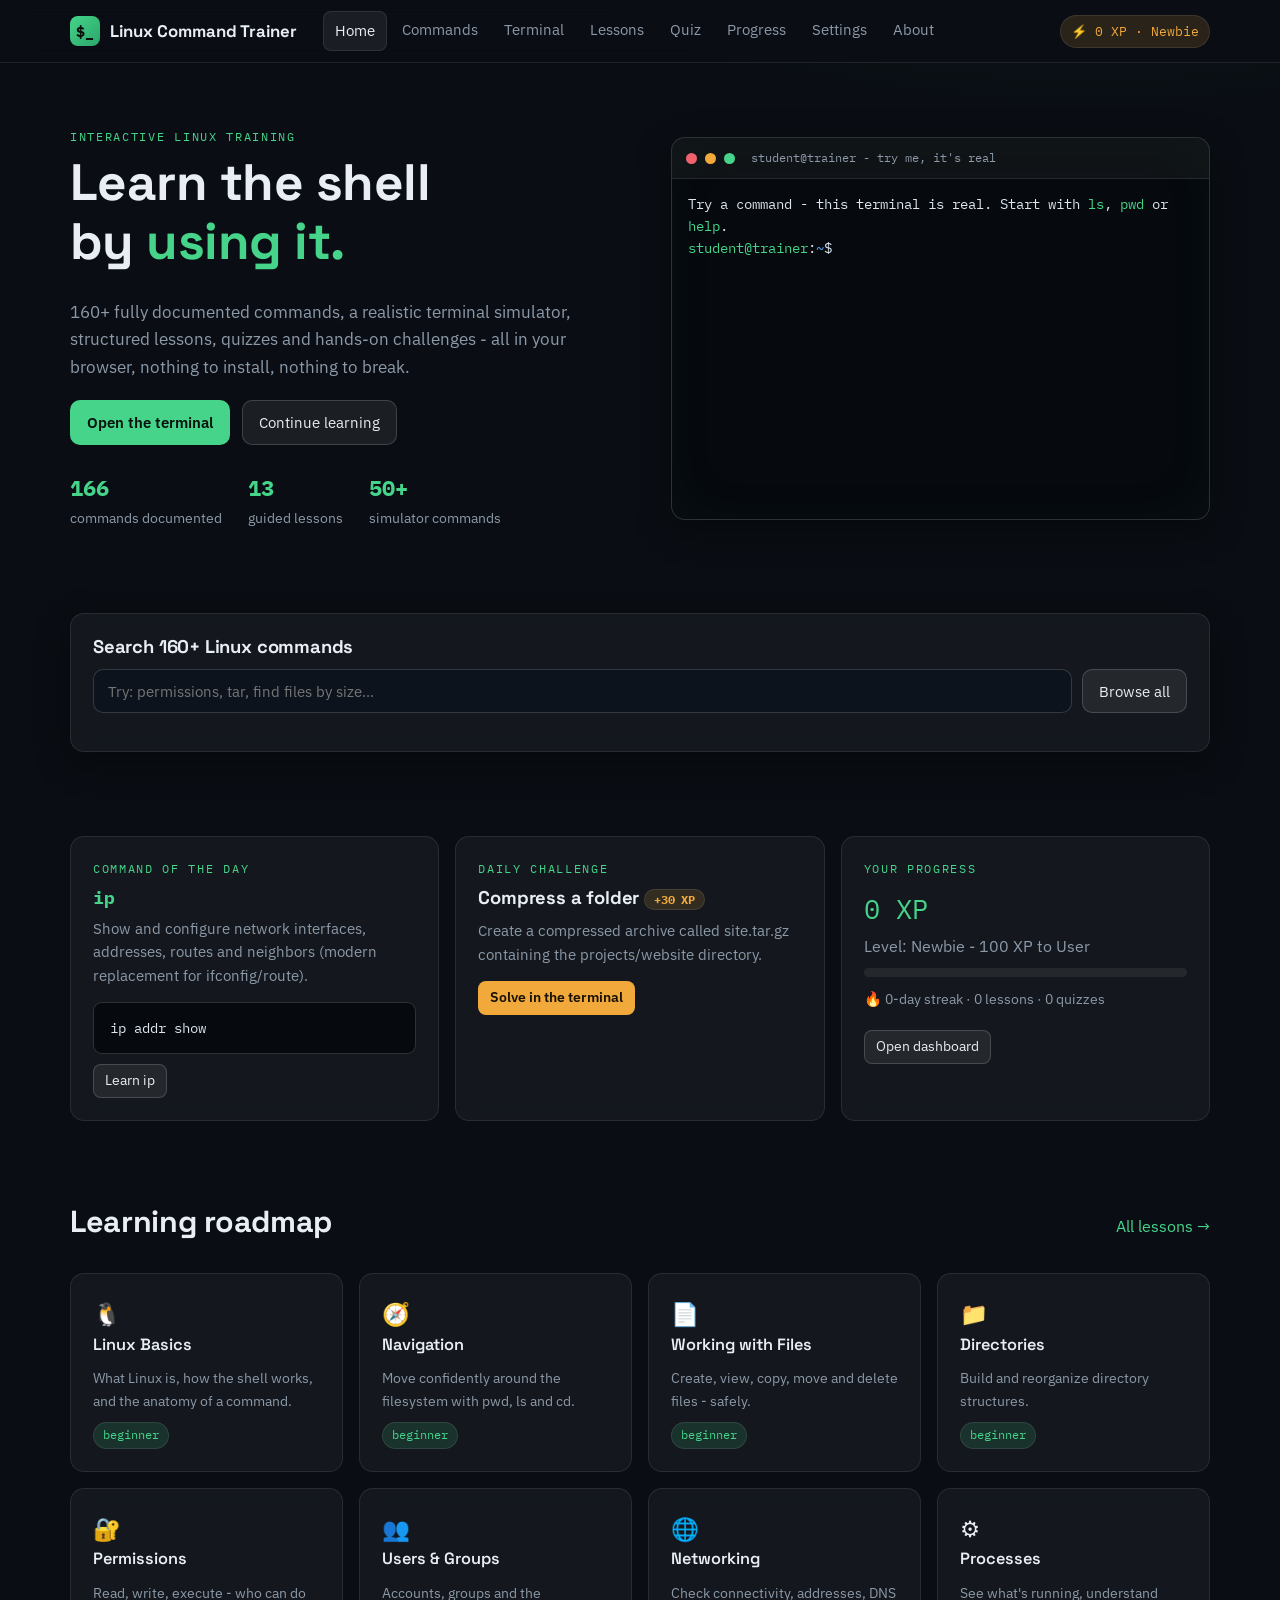
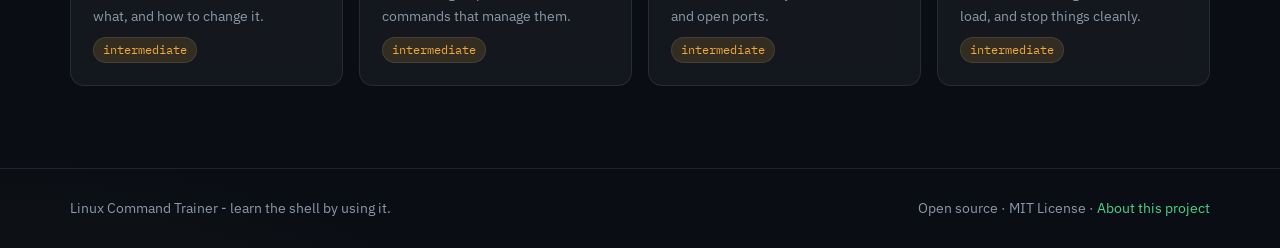
<file: index.html>
<!doctype html>
<html lang="en" data-theme="dark">
<head>
  <meta charset="utf-8">
  <meta name="viewport" content="width=device-width, initial-scale=1">
  <title>Linux Command Trainer - learn the shell by using it</title>
  <meta name="description" content="Interactive Linux tutorials: 160+ documented commands, a realistic terminal simulator, lessons, quizzes and practice challenges.">
  <link rel="manifest" href="manifest.json">
  <link rel="icon" href="assets/icons/favicon.svg" type="image/svg+xml">
  <meta name="theme-color" content="#0a0e14">
  <link rel="preconnect" href="https://fonts.googleapis.com">
  <link rel="preconnect" href="https://fonts.gstatic.com" crossorigin>
  <link href="https://fonts.googleapis.com/css2?family=Space+Grotesk:wght@500;700&family=IBM+Plex+Sans:wght@400;500;600&family=IBM+Plex+Mono:wght@400;600&display=swap" rel="stylesheet">
  <link rel="stylesheet" href="css/style.css">
</head>
<body>
  <main class="container">

    <section class="hero">
      <div>
        <div class="eyebrow">Interactive Linux training</div>
        <h1>Learn the shell<br>by <em style="color:var(--green);font-style:normal">using it.</em></h1>
        <p class="lede">160+ fully documented commands, a realistic terminal simulator, structured lessons, quizzes and hands-on challenges - all in your browser, nothing to install, nothing to break.</p>
        <div class="hero-actions">
          <a class="btn primary" href="simulator.html">Open the terminal</a>
          <a class="btn" id="continue-btn" href="lessons.html">Continue learning</a>
        </div>
        <div class="hero-stats" id="hero-stats"></div>
      </div>
      <div class="terminal raised" aria-label="Live terminal demo">
        <div class="terminal-bar"><span class="dot r"></span><span class="dot y"></span><span class="dot g"></span><span class="title">student@trainer - try me, it's real</span></div>
        <div class="terminal-body" id="hero-terminal"></div>
      </div>
    </section>

    <section class="section">
      <div class="card raised">
        <h3 style="margin-bottom:12px">Search 160+ Linux commands</h3>
        <div class="search-row">
          <input class="input" id="home-search" type="search" placeholder="Try: permissions, tar, find files by size…" aria-label="Search commands">
          <a class="btn" href="commands.html">Browse all</a>
        </div>
        <div id="home-results" class="grid cols-3" style="margin-top:16px"></div>
      </div>
    </section>

    <section class="section">
      <div class="grid cols-3">
        <div class="card" id="cotd-card">
          <div class="eyebrow">Command of the day</div>
          <div id="cotd"></div>
        </div>
        <div class="card" id="daily-card">
          <div class="eyebrow">Daily challenge</div>
          <div id="daily"></div>
        </div>
        <div class="card">
          <div class="eyebrow">Your progress</div>
          <div id="home-progress"></div>
        </div>
      </div>
    </section>

    <section class="section">
      <div class="section-head">
        <h2>Learning roadmap</h2>
        <a href="lessons.html">All lessons →</a>
      </div>
      <div class="grid cols-4" id="roadmap"></div>
    </section>

    <section class="section" id="recent-section" hidden>
      <div class="section-head"><h2>Recently viewed commands</h2></div>
      <div class="tag-row" id="recent-cmds"></div>
    </section>

  </main>
  <script type="module" src="js/home.js"></script>
</body>
</html>
</file>
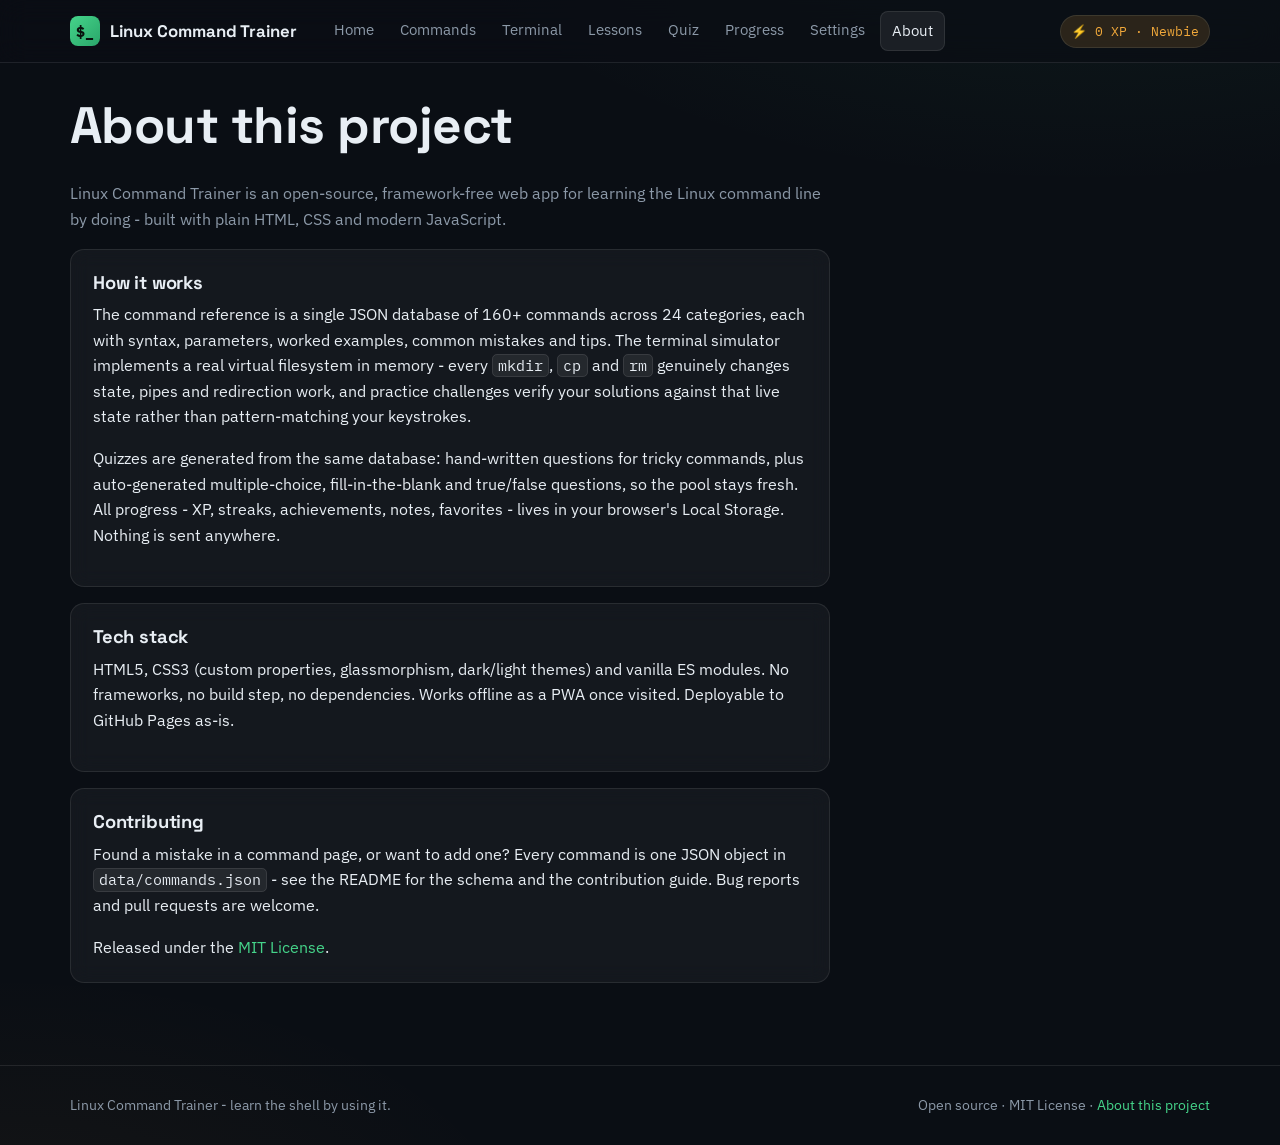
<file: about.html>
<!doctype html>
<html lang="en" data-theme="dark">
<head>
  <meta charset="utf-8">
  <meta name="viewport" content="width=device-width, initial-scale=1">
  <title>About - Linux Command Trainer</title>
  <meta name="description" content="About the Linux Command Trainer project: how it works, tech stack and contributing.">
  <link rel="manifest" href="manifest.json">
  <link rel="icon" href="assets/icons/favicon.svg" type="image/svg+xml">
  <meta name="theme-color" content="#0a0e14">
  <link rel="preconnect" href="https://fonts.googleapis.com">
  <link rel="preconnect" href="https://fonts.gstatic.com" crossorigin>
  <link href="https://fonts.googleapis.com/css2?family=Space+Grotesk:wght@500;700&family=IBM+Plex+Sans:wght@400;500;600&family=IBM+Plex+Mono:wght@400;600&display=swap" rel="stylesheet">
  <link rel="stylesheet" href="css/style.css">
</head>
<body>
  <main class="container">
    <section class="section" style="padding-top:34px;max-width:760px">
      <h1>About this project</h1>
      <p class="lede muted">Linux Command Trainer is an open-source, framework-free web app for learning the Linux command line by doing - built with plain HTML, CSS and modern JavaScript.</p>
      <div class="card" style="margin-top:16px">
        <h3>How it works</h3>
        <p>The command reference is a single JSON database of 160+ commands across 24 categories, each with syntax, parameters, worked examples, common mistakes and tips. The terminal simulator implements a real virtual filesystem in memory - every <code>mkdir</code>, <code>cp</code> and <code>rm</code> genuinely changes state, pipes and redirection work, and practice challenges verify your solutions against that live state rather than pattern-matching your keystrokes.</p>
        <p>Quizzes are generated from the same database: hand-written questions for tricky commands, plus auto-generated multiple-choice, fill-in-the-blank and true/false questions, so the pool stays fresh. All progress - XP, streaks, achievements, notes, favorites - lives in your browser's Local Storage. Nothing is sent anywhere.</p>
      </div>
      <div class="card" style="margin-top:16px">
        <h3>Tech stack</h3>
        <p>HTML5, CSS3 (custom properties, glassmorphism, dark/light themes) and vanilla ES modules. No frameworks, no build step, no dependencies. Works offline as a PWA once visited. Deployable to GitHub Pages as-is.</p>
      </div>
      <div class="card" style="margin-top:16px">
        <h3>Contributing</h3>
        <p>Found a mistake in a command page, or want to add one? Every command is one JSON object in <code>data/commands.json</code> - see the README for the schema and the contribution guide. Bug reports and pull requests are welcome.</p>
        <p style="margin-bottom:0">Released under the <a href="https://opensource.org/license/mit" rel="noopener">MIT License</a>.</p>
      </div>
    </section>
  </main>
  <script type="module">
    import { renderChrome } from "./js/app.js";
    renderChrome("about.html");
  </script>
</body>
</html>
</file>
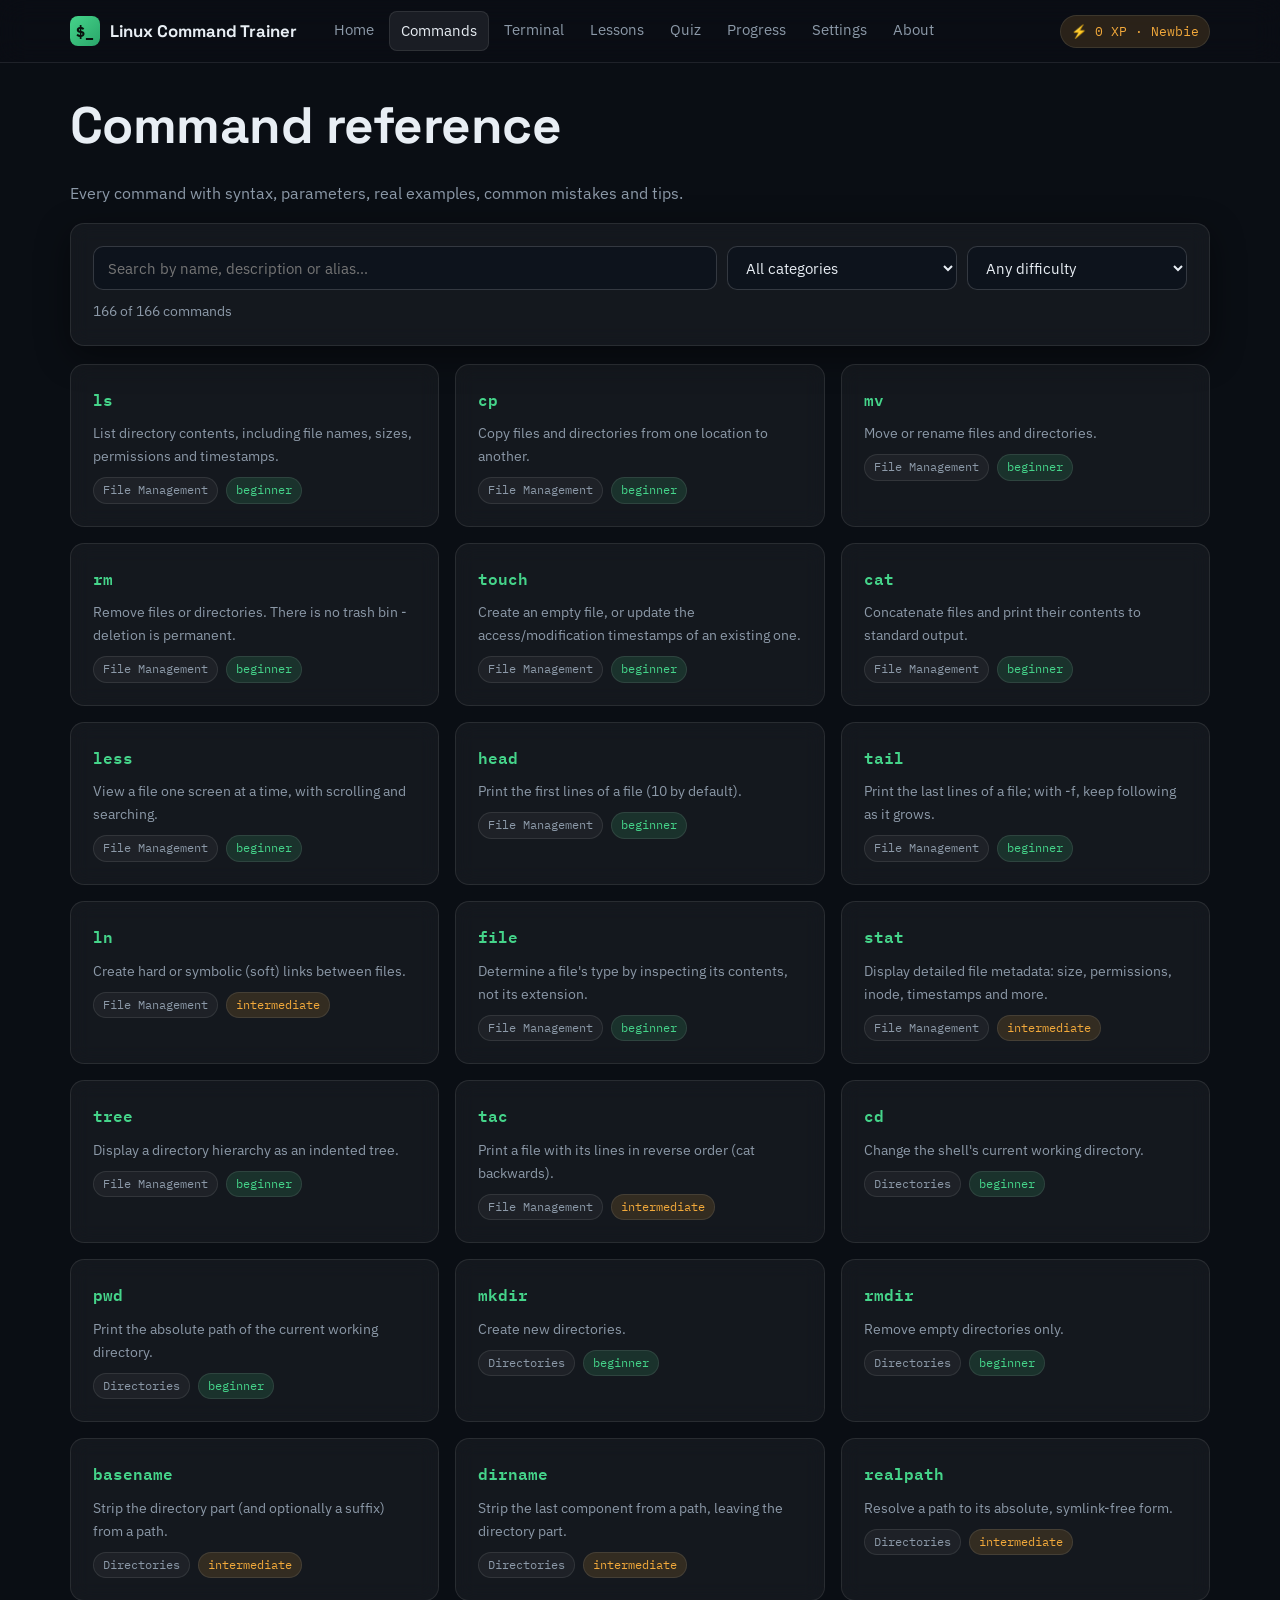
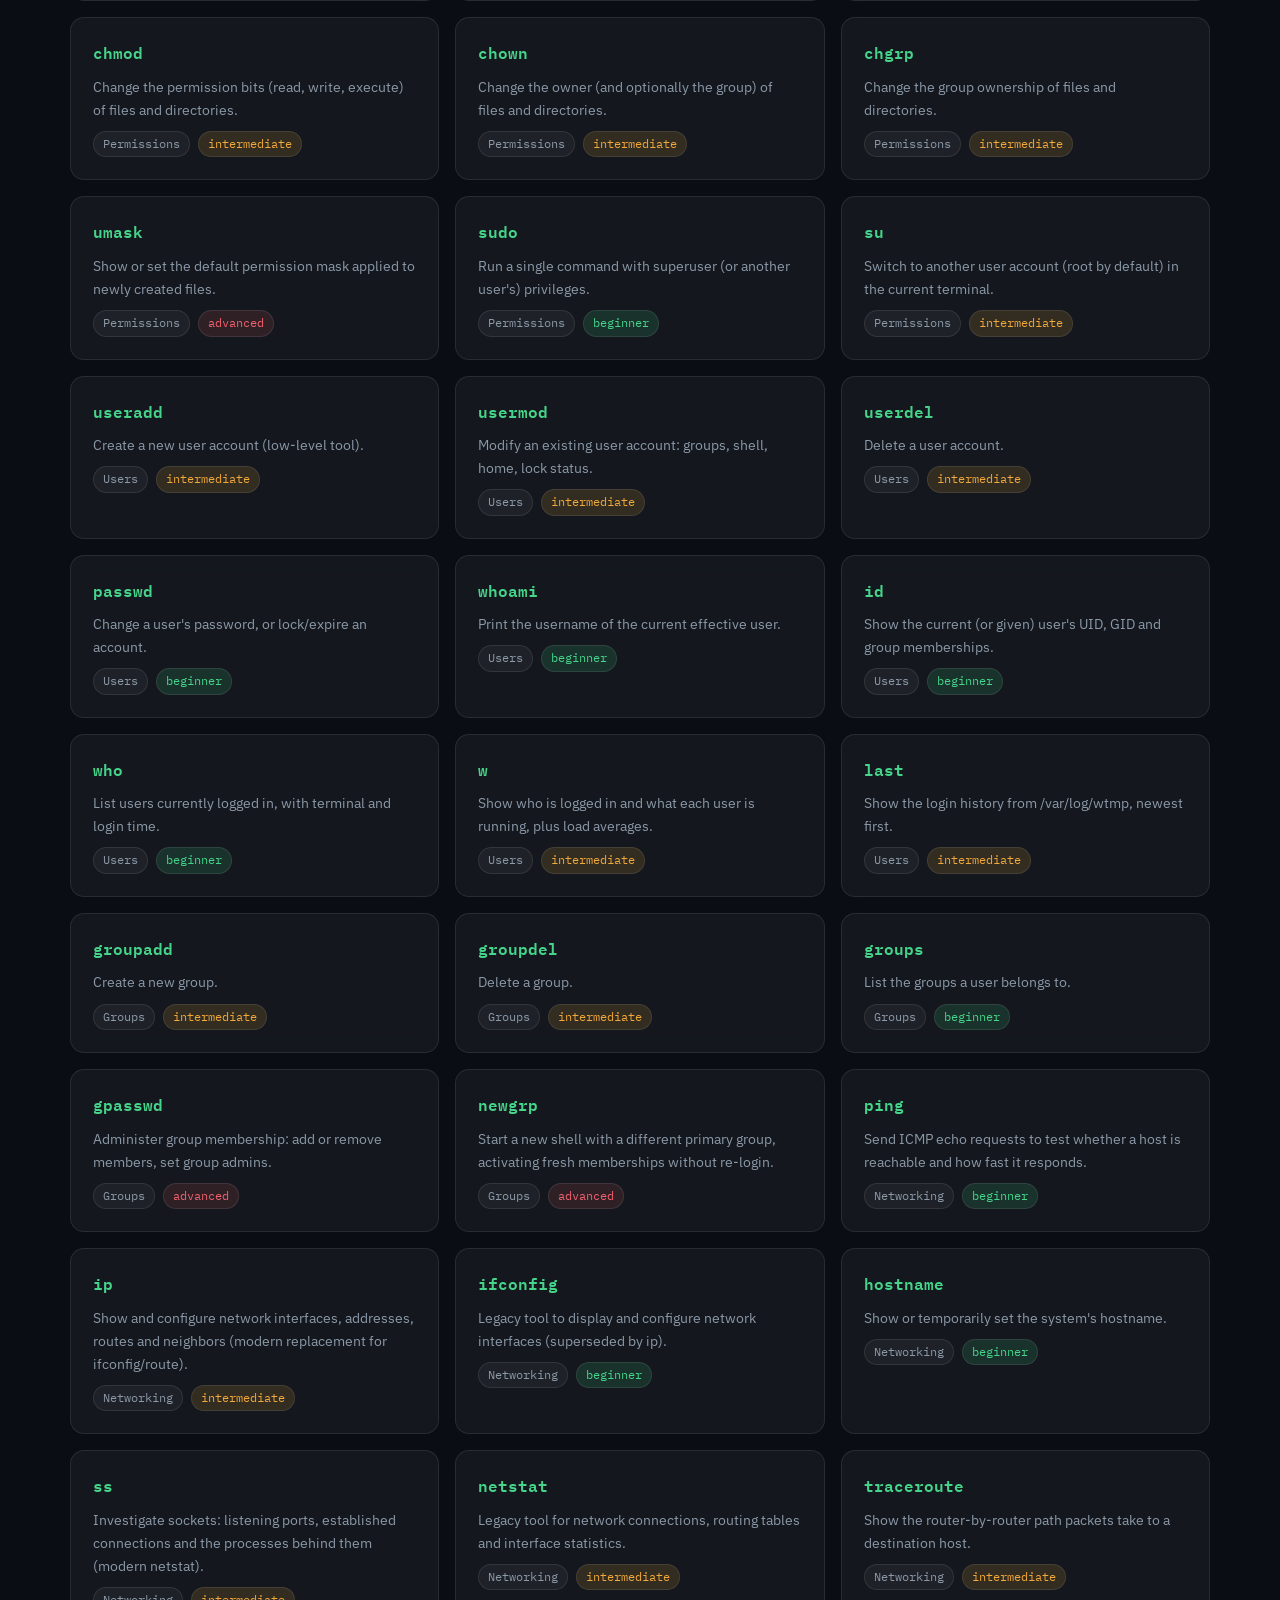
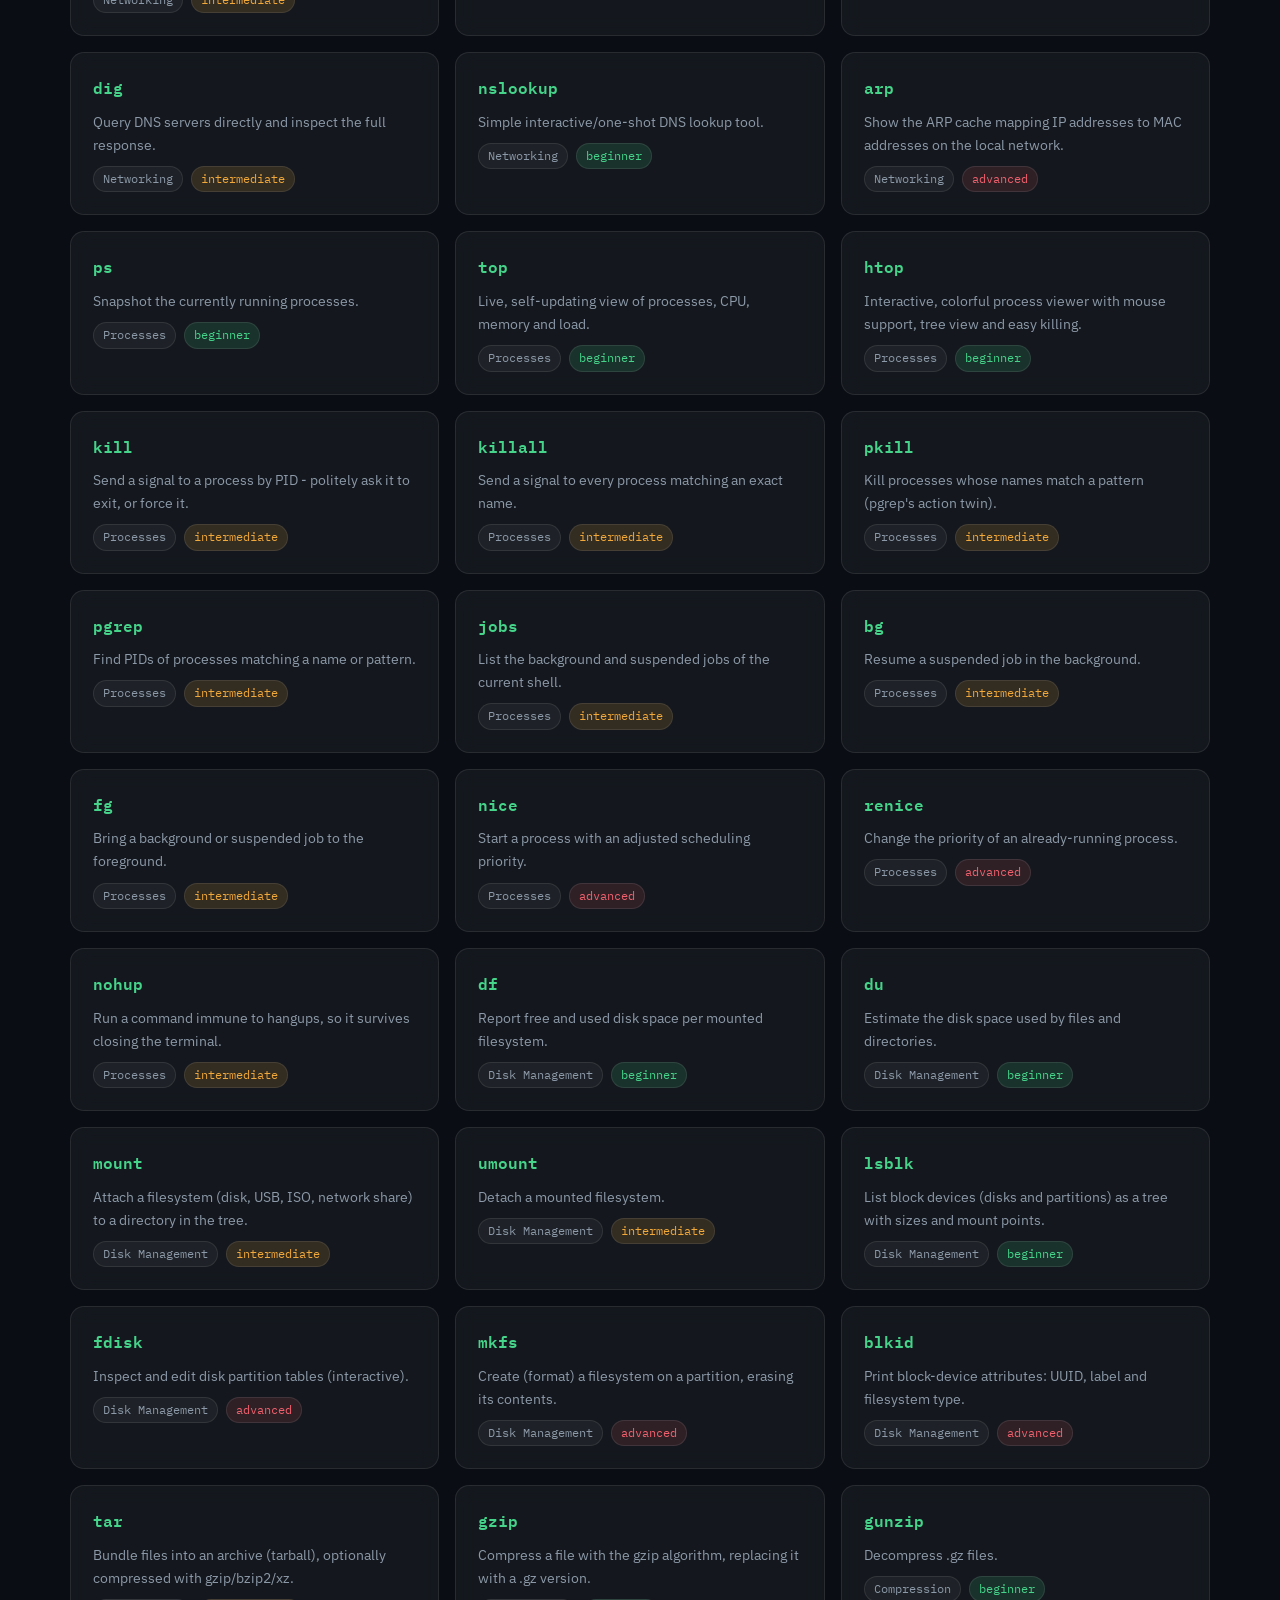
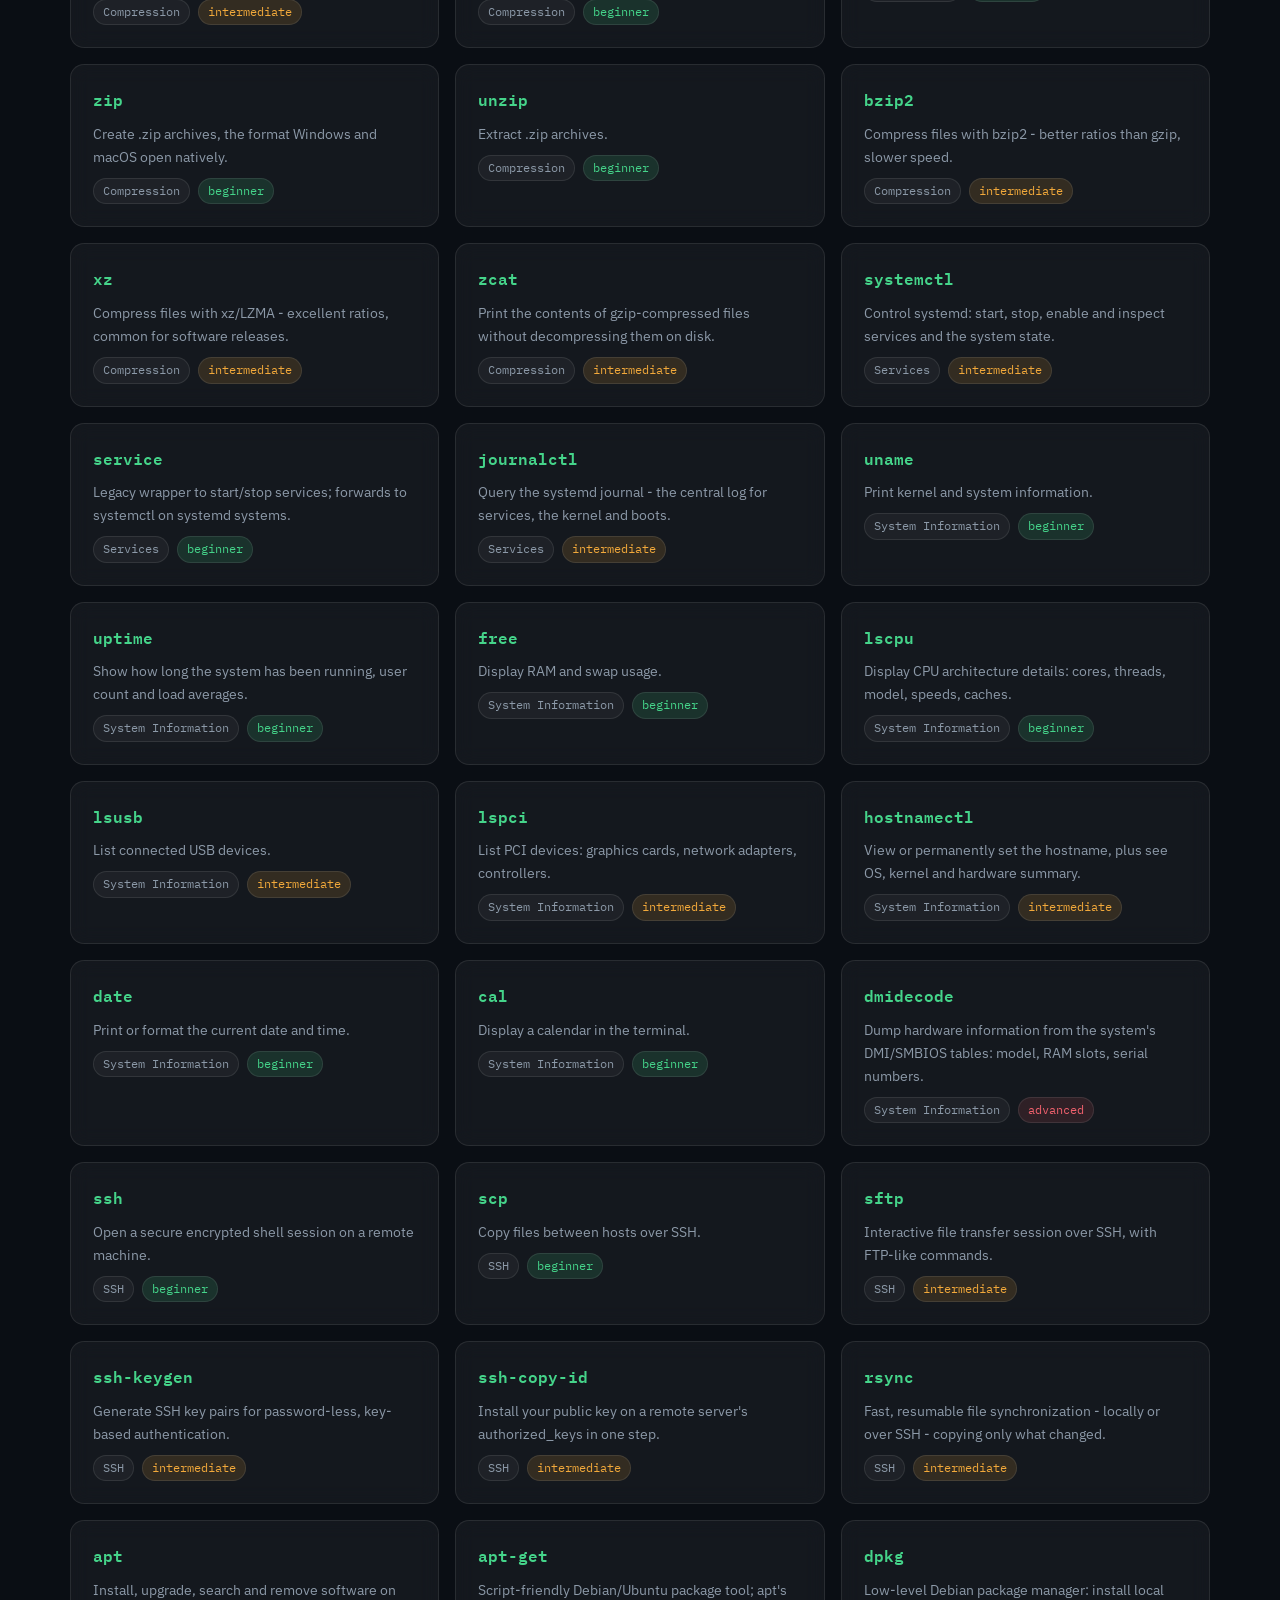
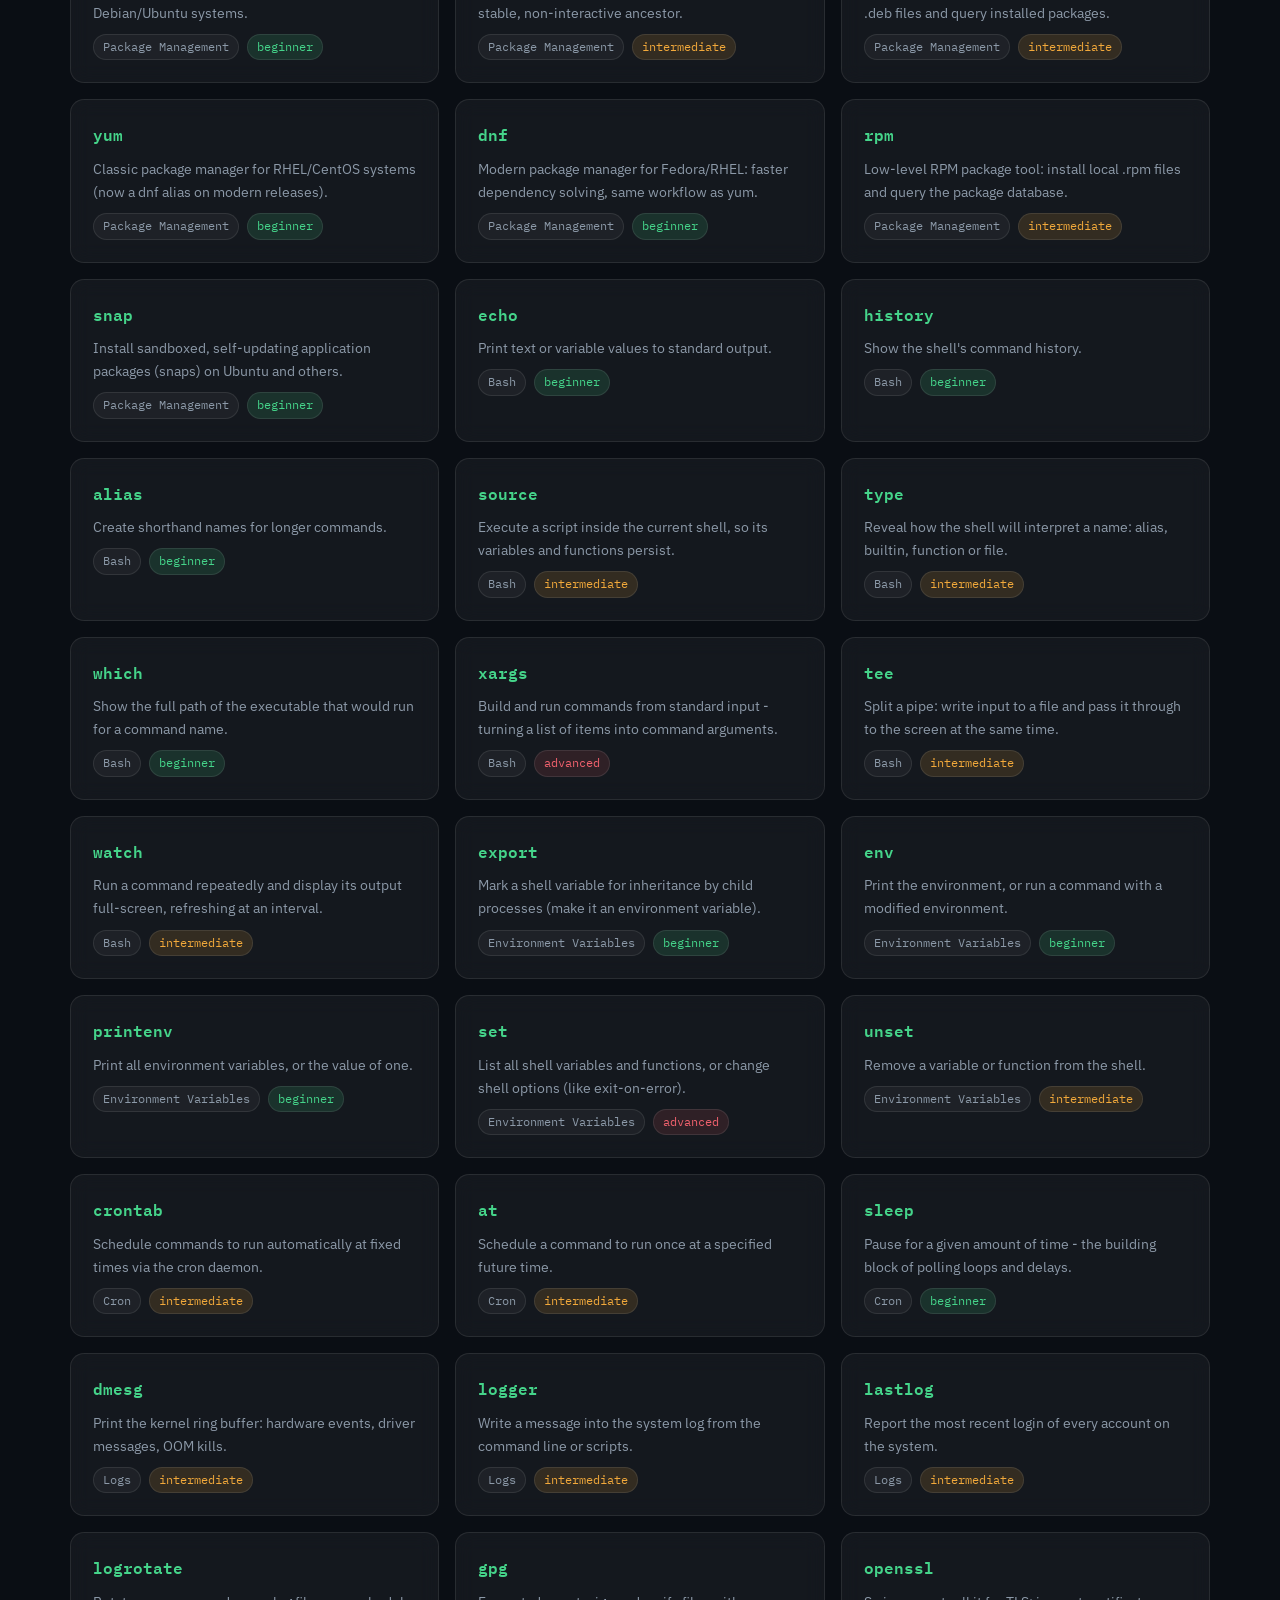
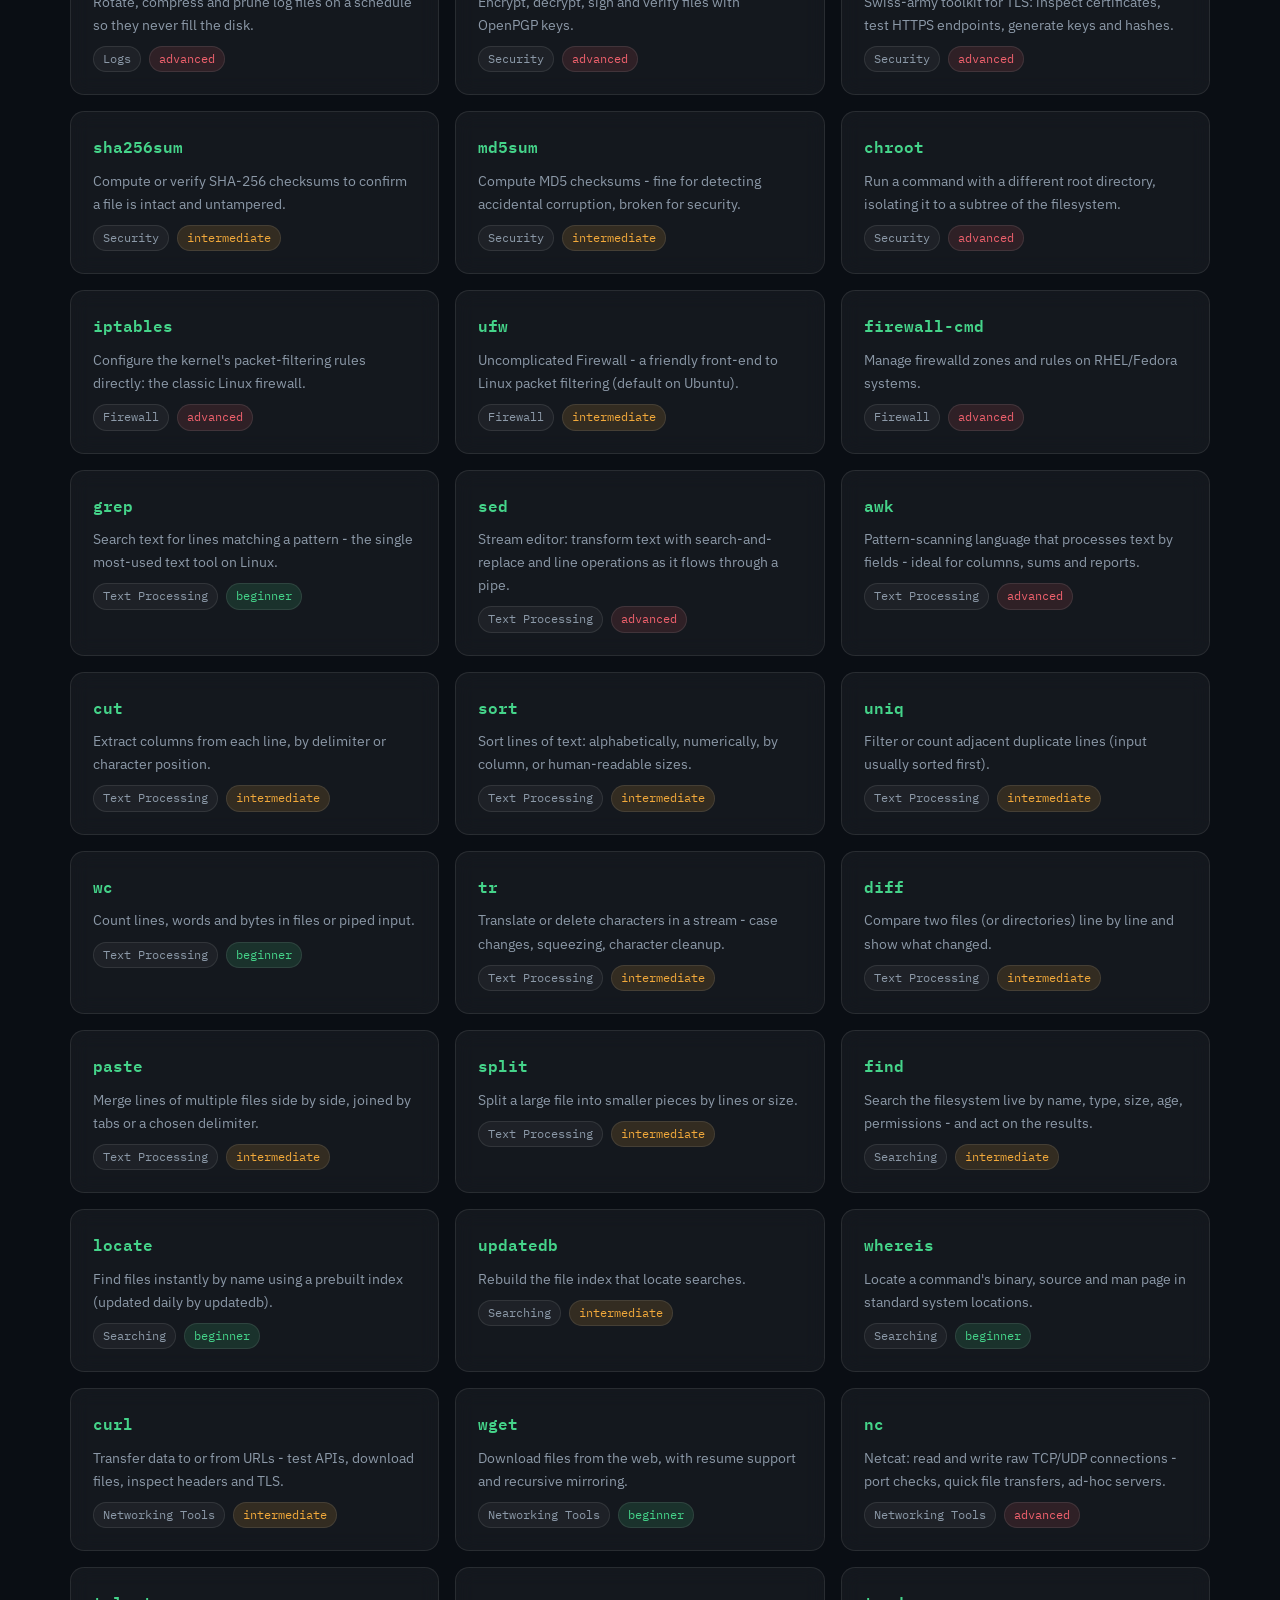
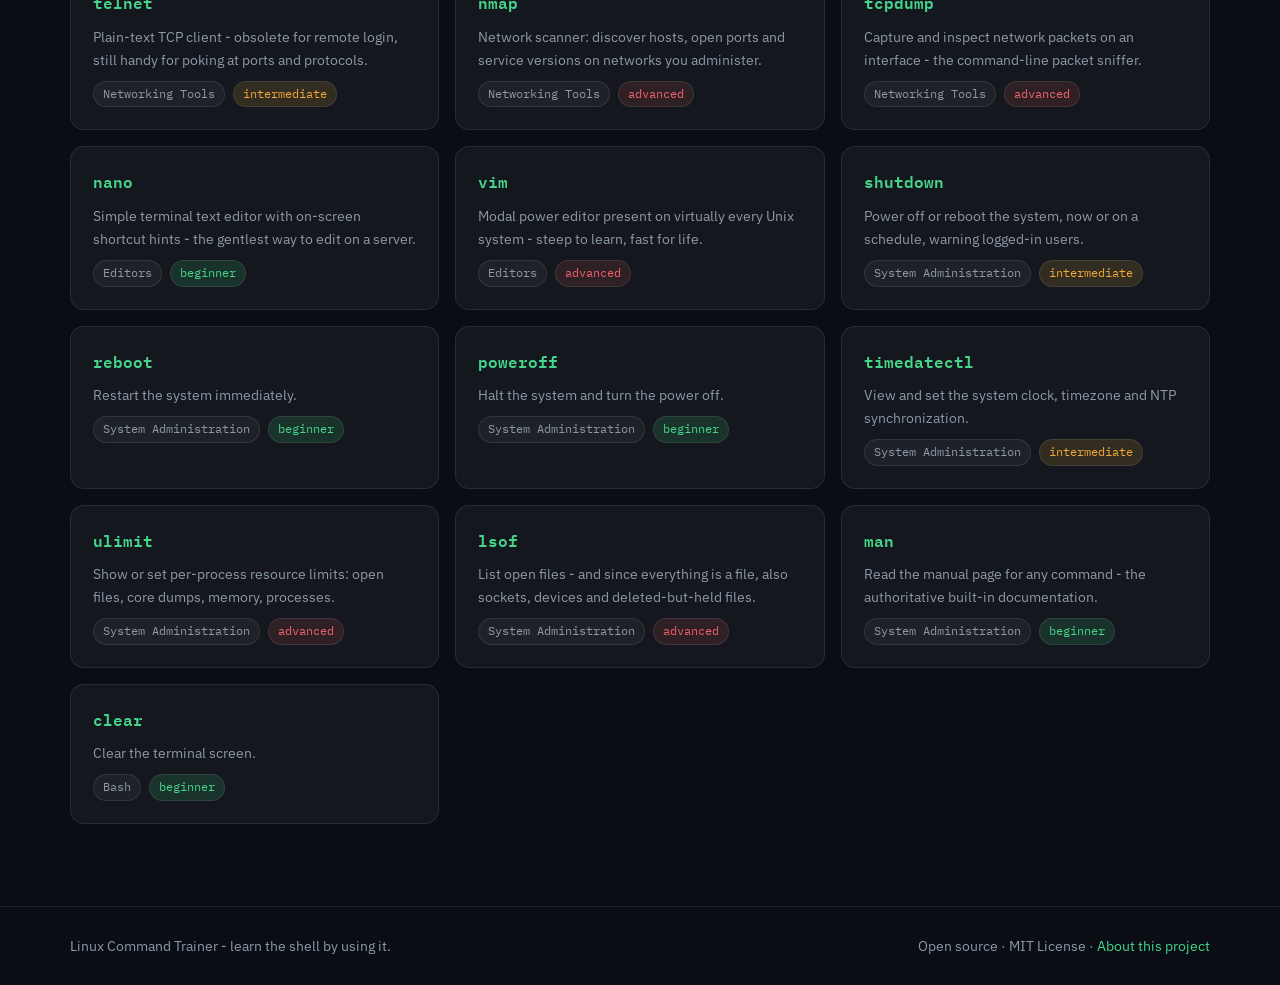
<file: commands.html>
<!doctype html>
<html lang="en" data-theme="dark">
<head>
  <meta charset="utf-8">
  <meta name="viewport" content="width=device-width, initial-scale=1">
  <title>Commands - Linux Command Trainer</title>
  <meta name="description" content="Browse and search 160+ documented Linux commands with syntax, examples, common mistakes and quizzes.">
  <link rel="manifest" href="manifest.json">
  <link rel="icon" href="assets/icons/favicon.svg" type="image/svg+xml">
  <meta name="theme-color" content="#0a0e14">
  <link rel="preconnect" href="https://fonts.googleapis.com">
  <link rel="preconnect" href="https://fonts.gstatic.com" crossorigin>
  <link href="https://fonts.googleapis.com/css2?family=Space+Grotesk:wght@500;700&family=IBM+Plex+Sans:wght@400;500;600&family=IBM+Plex+Mono:wght@400;600&display=swap" rel="stylesheet">
  <link rel="stylesheet" href="css/style.css">
</head>
<body>
  <main class="container">
    <div id="cmd-list-view">
      <section class="section" style="padding-top:34px">
        <h1>Command reference</h1>
        <p class="muted">Every command with syntax, parameters, real examples, common mistakes and tips.</p>
        <div class="card raised" style="margin-top:14px">
          <div class="search-row">
            <input class="input" id="cmd-search" type="search" placeholder="Search by name, description or alias…" aria-label="Search commands">
            <select class="input" id="cmd-cat" style="max-width:230px" aria-label="Filter by category"><option value="">All categories</option></select>
            <select class="input" id="cmd-diff" style="max-width:180px" aria-label="Filter by difficulty">
              <option value="">Any difficulty</option>
              <option value="beginner">Beginner</option>
              <option value="intermediate">Intermediate</option>
              <option value="advanced">Advanced</option>
            </select>
          </div>
          <p class="muted" id="cmd-count" style="margin:10px 0 0;font-size:.88rem"></p>
        </div>
        <div class="grid cols-3" id="cmd-grid" style="margin-top:18px"></div>
      </section>
    </div>
    <div id="cmd-detail-view" hidden>
      <section class="section" style="padding-top:34px" id="cmd-detail"></section>
    </div>
  </main>
  <script type="module" src="js/commands.js"></script>
</body>
</html>
</file>
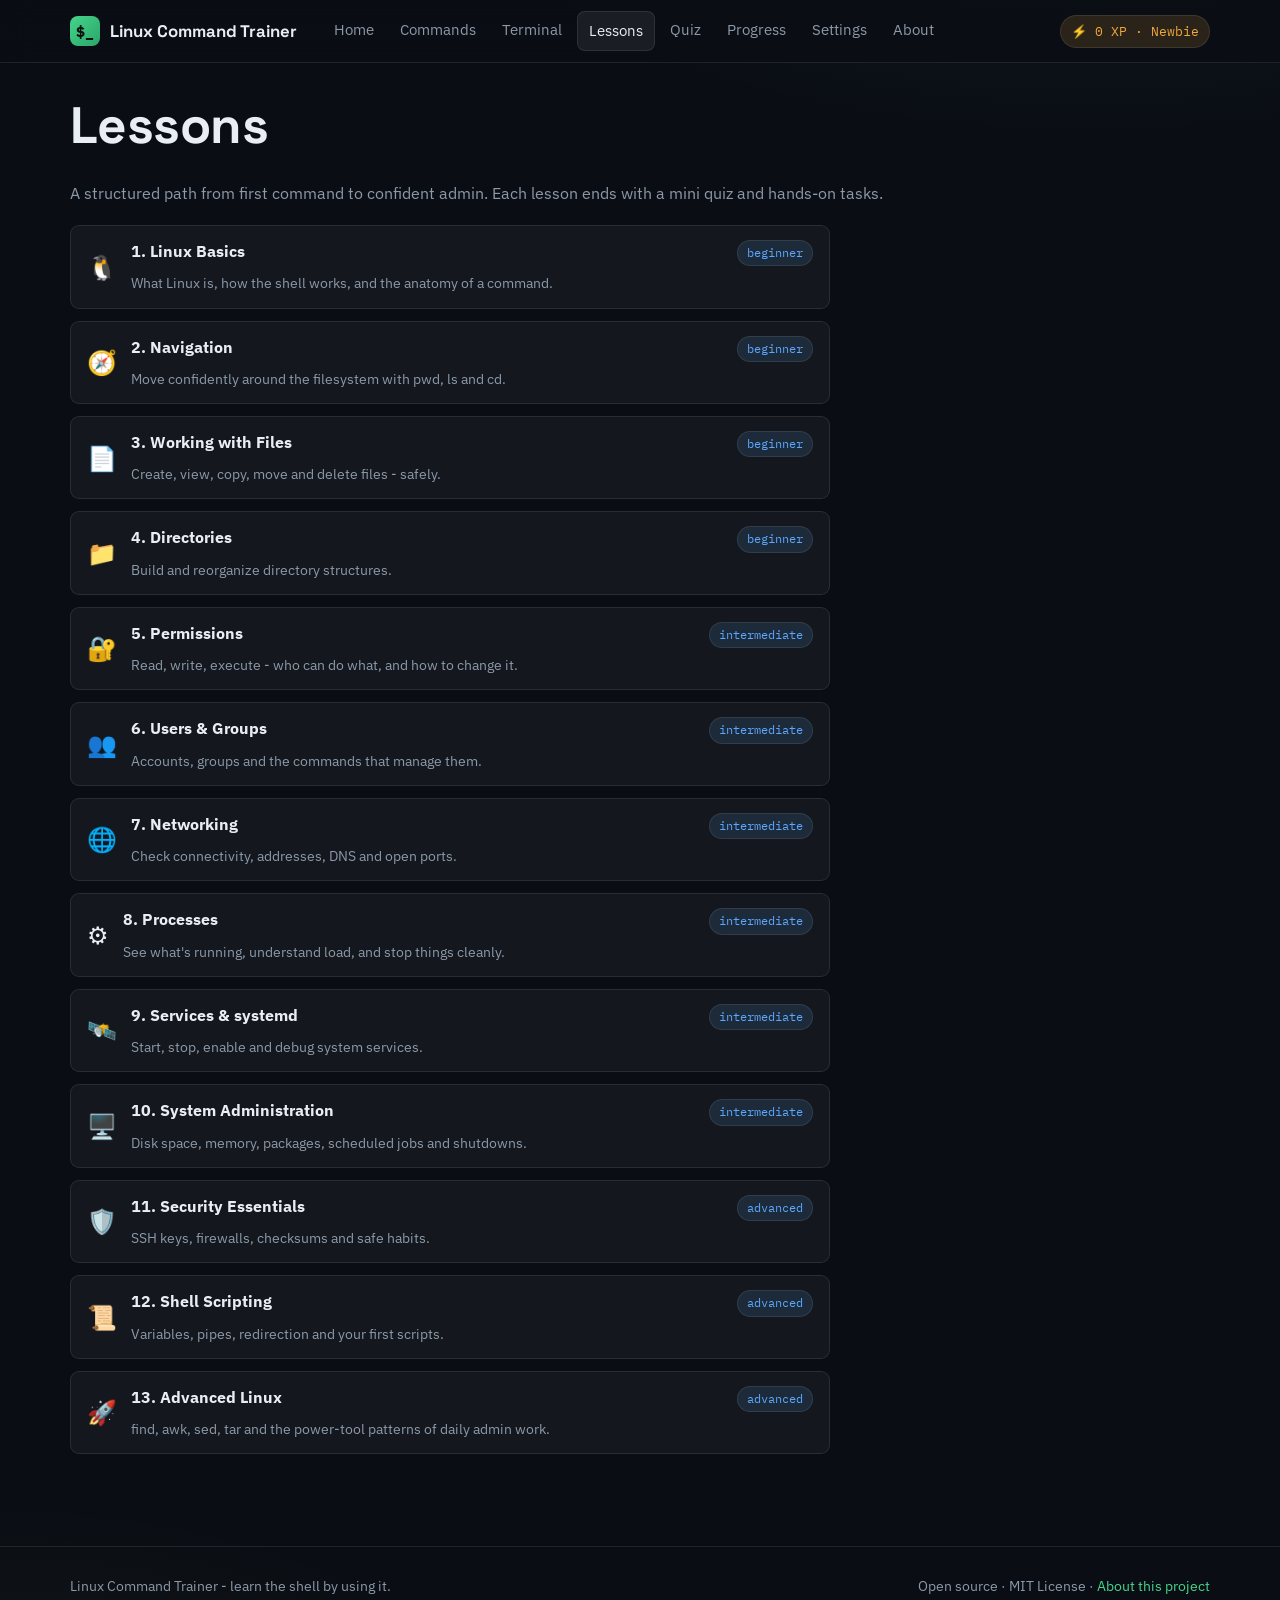
<file: lessons.html>
<!doctype html>
<html lang="en" data-theme="dark">
<head>
  <meta charset="utf-8">
  <meta name="viewport" content="width=device-width, initial-scale=1">
  <title>Lessons - Linux Command Trainer</title>
  <meta name="description" content="Structured Linux learning paths from absolute basics to advanced administration.">
  <link rel="manifest" href="manifest.json">
  <link rel="icon" href="assets/icons/favicon.svg" type="image/svg+xml">
  <meta name="theme-color" content="#0a0e14">
  <link rel="preconnect" href="https://fonts.googleapis.com">
  <link rel="preconnect" href="https://fonts.gstatic.com" crossorigin>
  <link href="https://fonts.googleapis.com/css2?family=Space+Grotesk:wght@500;700&family=IBM+Plex+Sans:wght@400;500;600&family=IBM+Plex+Mono:wght@400;600&display=swap" rel="stylesheet">
  <link rel="stylesheet" href="css/style.css">
</head>
<body>
  <main class="container">
    <section class="section" style="padding-top:34px">
      <div id="lesson-list-view">
        <h1>Lessons</h1>
        <p class="muted">A structured path from first command to confident admin. Each lesson ends with a mini quiz and hands-on tasks.</p>
        <div id="lesson-list" style="margin-top:18px;max-width:760px"></div>
      </div>
      <div id="lesson-view" hidden>
        <div id="lesson-content" class="lesson-body" style="max-width:780px"></div>
      </div>
    </section>
  </main>
  <script type="module" src="js/lessons.js"></script>
</body>
</html>
</file>
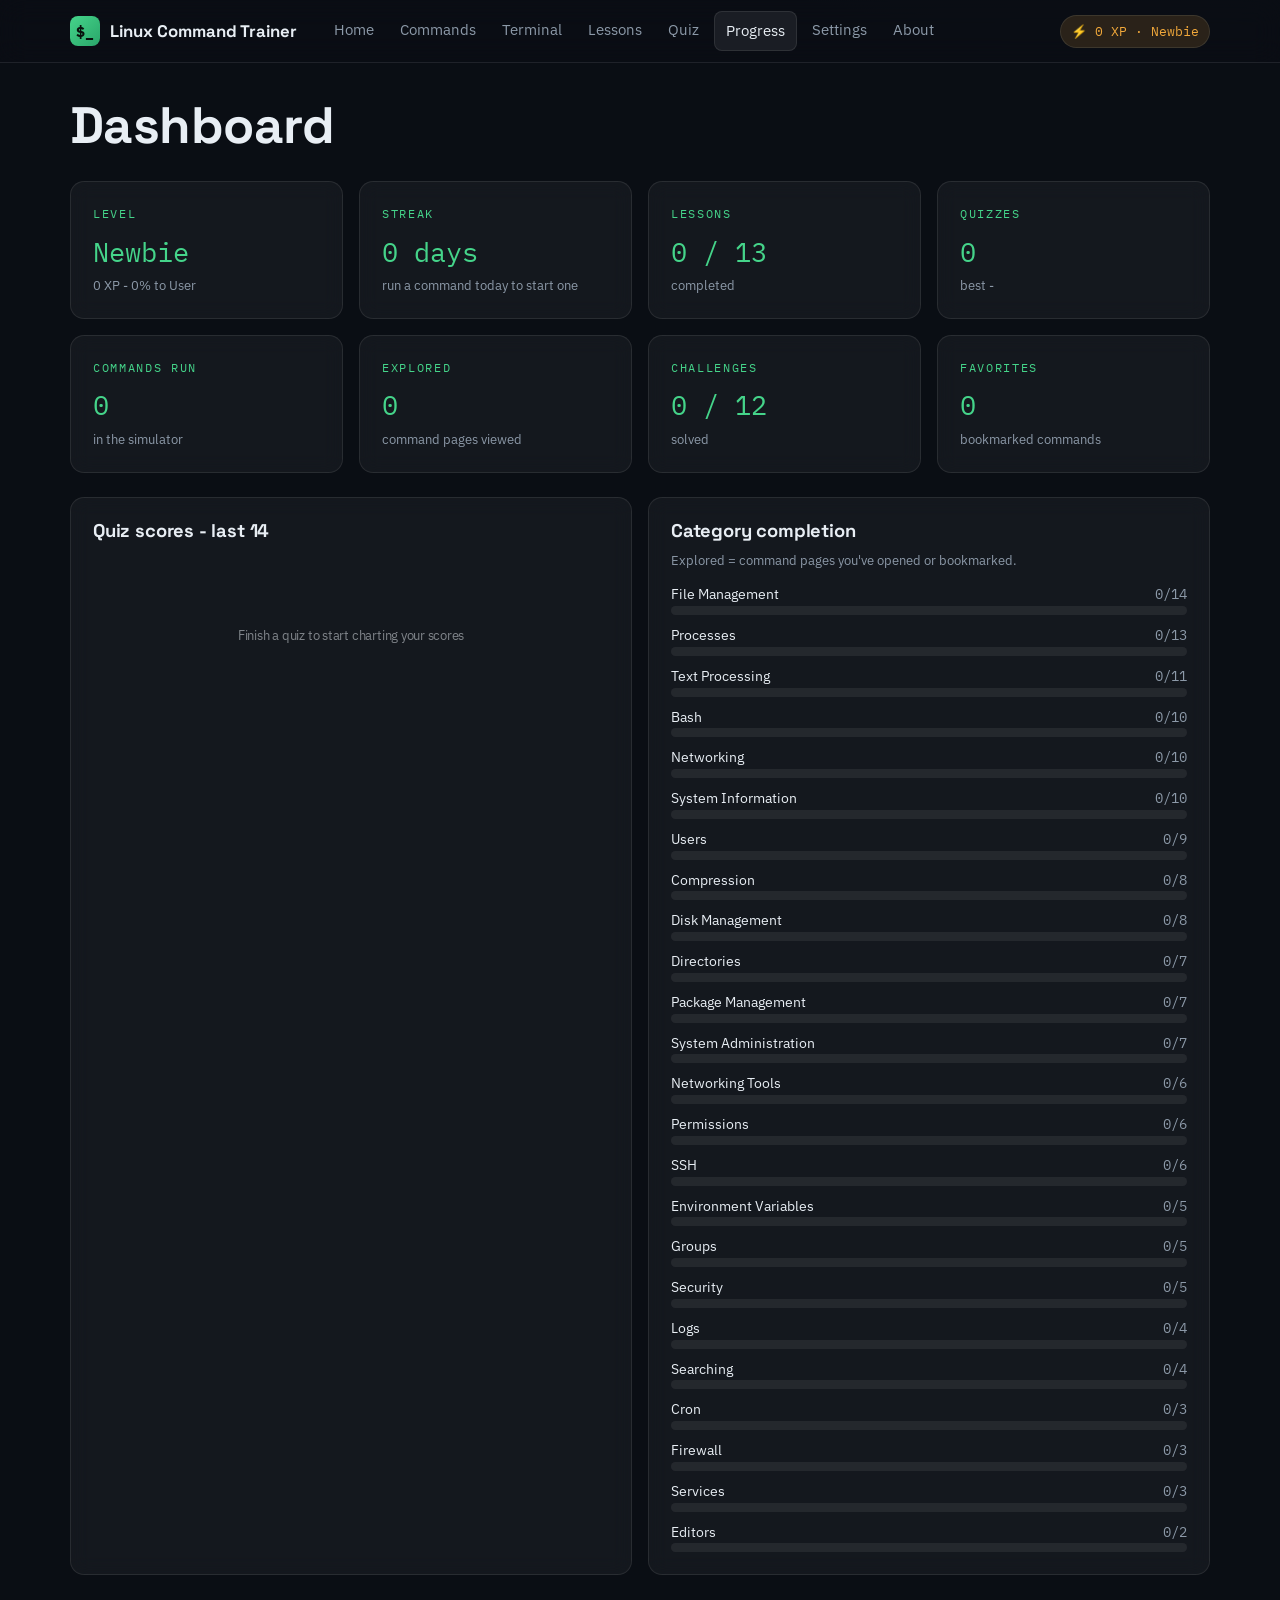
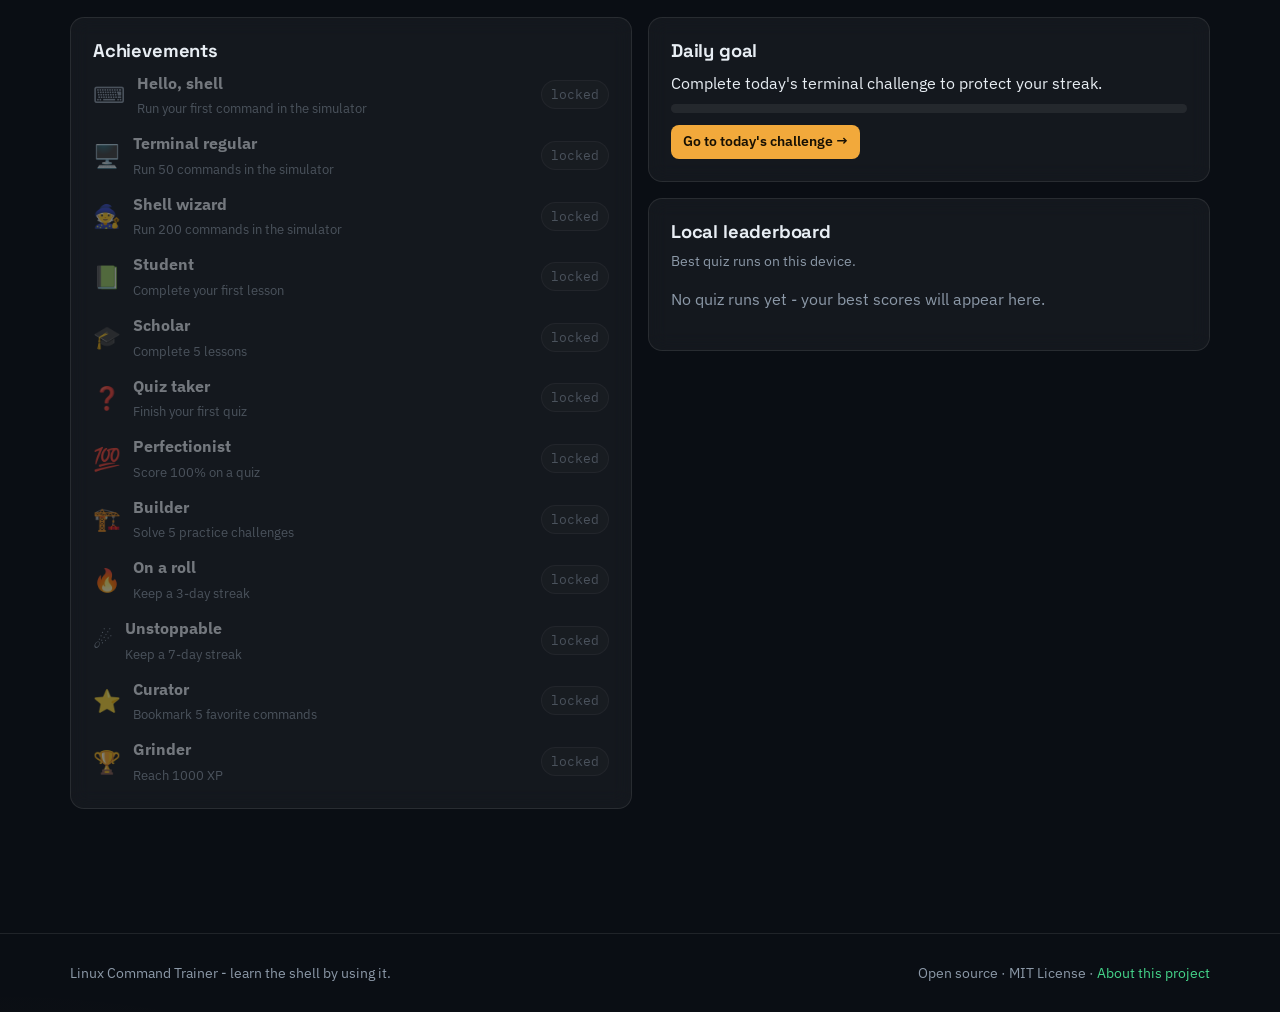
<file: progress.html>
<!doctype html>
<html lang="en" data-theme="dark">
<head>
  <meta charset="utf-8">
  <meta name="viewport" content="width=device-width, initial-scale=1">
  <title>Progress - Linux Command Trainer</title>
  <meta name="description" content="Your dashboard: XP, level, streak, quiz history chart, achievements and local leaderboard.">
  <link rel="manifest" href="manifest.json">
  <link rel="icon" href="assets/icons/favicon.svg" type="image/svg+xml">
  <meta name="theme-color" content="#0a0e14">
  <link rel="preconnect" href="https://fonts.googleapis.com">
  <link rel="preconnect" href="https://fonts.gstatic.com" crossorigin>
  <link href="https://fonts.googleapis.com/css2?family=Space+Grotesk:wght@500;700&family=IBM+Plex+Sans:wght@400;500;600&family=IBM+Plex+Mono:wght@400;600&display=swap" rel="stylesheet">
  <link rel="stylesheet" href="css/style.css">
</head>
<body>
  <main class="container">
    <section class="section" style="padding-top:34px">
      <h1>Dashboard</h1>
      <div class="grid cols-4" id="stat-cards" style="margin-top:14px"></div>
      <div class="grid cols-2 section" style="padding-top:24px">
        <div class="card">
          <h3>Quiz scores - last 14</h3>
          <svg class="chart" id="score-chart" viewBox="0 0 560 180" preserveAspectRatio="none" role="img" aria-label="Recent quiz scores"></svg>
        </div>
        <div class="card">
          <h3>Category completion</h3>
          <div id="cat-progress"></div>
        </div>
      </div>
      <div class="grid cols-2 section" style="padding-top:0">
        <div class="card">
          <h3>Achievements</h3>
          <div id="achievements" class="grid" style="gap:12px"></div>
        </div>
        <div>
          <div class="card" style="margin-bottom:16px">
            <h3>Daily goal</h3>
            <div id="daily-goal"></div>
          </div>
          <div class="card">
            <h3>Local leaderboard</h3>
            <p class="muted" style="font-size:.85rem">Best quiz runs on this device.</p>
            <div id="leaderboard"></div>
          </div>
        </div>
      </div>
    </section>
  </main>
  <script type="module" src="js/progress.js"></script>
</body>
</html>
</file>
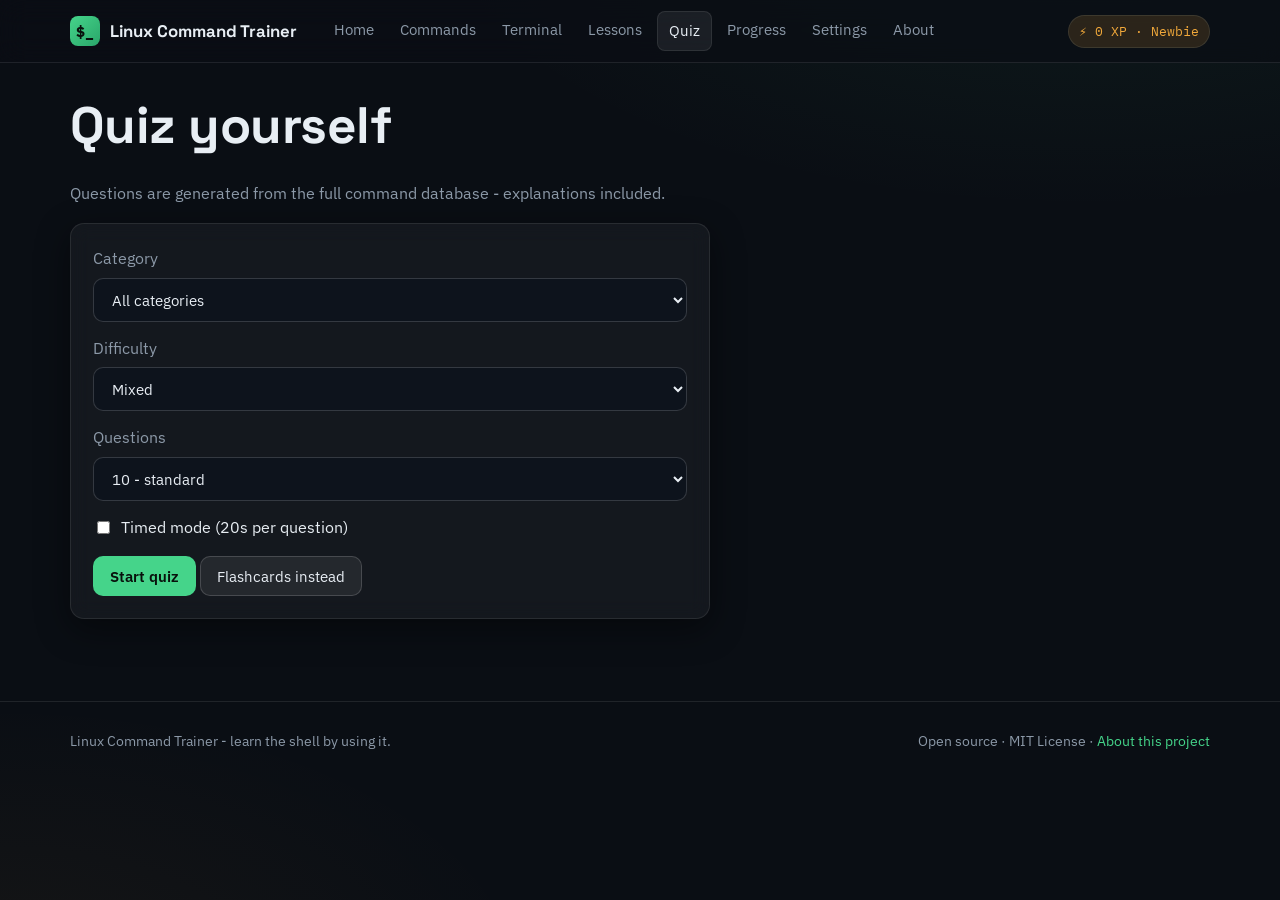
<file: quiz.html>
<!doctype html>
<html lang="en" data-theme="dark">
<head>
  <meta charset="utf-8">
  <meta name="viewport" content="width=device-width, initial-scale=1">
  <title>Quiz - Linux Command Trainer</title>
  <meta name="description" content="Test your Linux knowledge: multiple choice, fill-in-the-blank, true/false and timed quizzes with explanations.">
  <link rel="manifest" href="manifest.json">
  <link rel="icon" href="assets/icons/favicon.svg" type="image/svg+xml">
  <meta name="theme-color" content="#0a0e14">
  <link rel="preconnect" href="https://fonts.googleapis.com">
  <link rel="preconnect" href="https://fonts.gstatic.com" crossorigin>
  <link href="https://fonts.googleapis.com/css2?family=Space+Grotesk:wght@500;700&family=IBM+Plex+Sans:wght@400;500;600&family=IBM+Plex+Mono:wght@400;600&display=swap" rel="stylesheet">
  <link rel="stylesheet" href="css/style.css">
</head>
<body>
  <main class="container">
    <section class="section" style="padding-top:34px">
      <div id="quiz-setup">
        <h1>Quiz yourself</h1>
        <p class="muted">Questions are generated from the full command database - explanations included.</p>
        <div class="card raised" style="max-width:640px">
          <label class="muted" for="quiz-cat">Category</label>
          <select class="input" id="quiz-cat" style="margin:6px 0 14px"><option value="">All categories</option></select>
          <label class="muted" for="quiz-diff">Difficulty</label>
          <select class="input" id="quiz-diff" style="margin:6px 0 14px">
            <option value="">Mixed</option>
            <option value="beginner">Easy</option>
            <option value="intermediate">Medium</option>
            <option value="advanced">Hard</option>
            <option value="expert">Expert (timed, all types)</option>
          </select>
          <label class="muted" for="quiz-len">Questions</label>
          <select class="input" id="quiz-len" style="margin:6px 0 14px">
            <option value="5">5 - quick</option>
            <option value="10" selected>10 - standard</option>
            <option value="20">20 - marathon</option>
          </select>
          <label style="display:flex;gap:8px;align-items:center;margin-bottom:16px">
            <input type="checkbox" id="quiz-timed"> <span>Timed mode (20s per question)</span>
          </label>
          <button class="btn primary" id="quiz-start">Start quiz</button>
          <button class="btn" id="flash-start">Flashcards instead</button>
        </div>
      </div>
      <div id="quiz-run" hidden>
        <div class="section-head"><h2 id="quiz-counter"></h2><span class="badge amber mono" id="quiz-timer" hidden></span></div>
        <div class="quiz-progress"><div id="quiz-bar" style="width:0%"></div></div>
        <div class="card raised" style="max-width:720px">
          <h3 id="quiz-q"></h3>
          <div id="quiz-code"></div>
          <div id="quiz-options"></div>
          <div id="quiz-explain" class="callout green" hidden></div>
          <button class="btn primary" id="quiz-next" hidden>Next question</button>
        </div>
      </div>
      <div id="quiz-done" hidden></div>
      <div id="flash-view" hidden>
        <div class="section-head"><h2>Flashcards</h2><button class="btn small" id="flash-back">← Quiz setup</button></div>
        <p class="muted">Tap a card to flip it. New random set each visit.</p>
        <div class="grid cols-3" id="flash-grid"></div>
      </div>
    </section>
  </main>
  <script type="module" src="js/quiz.js"></script>
</body>
</html>
</file>
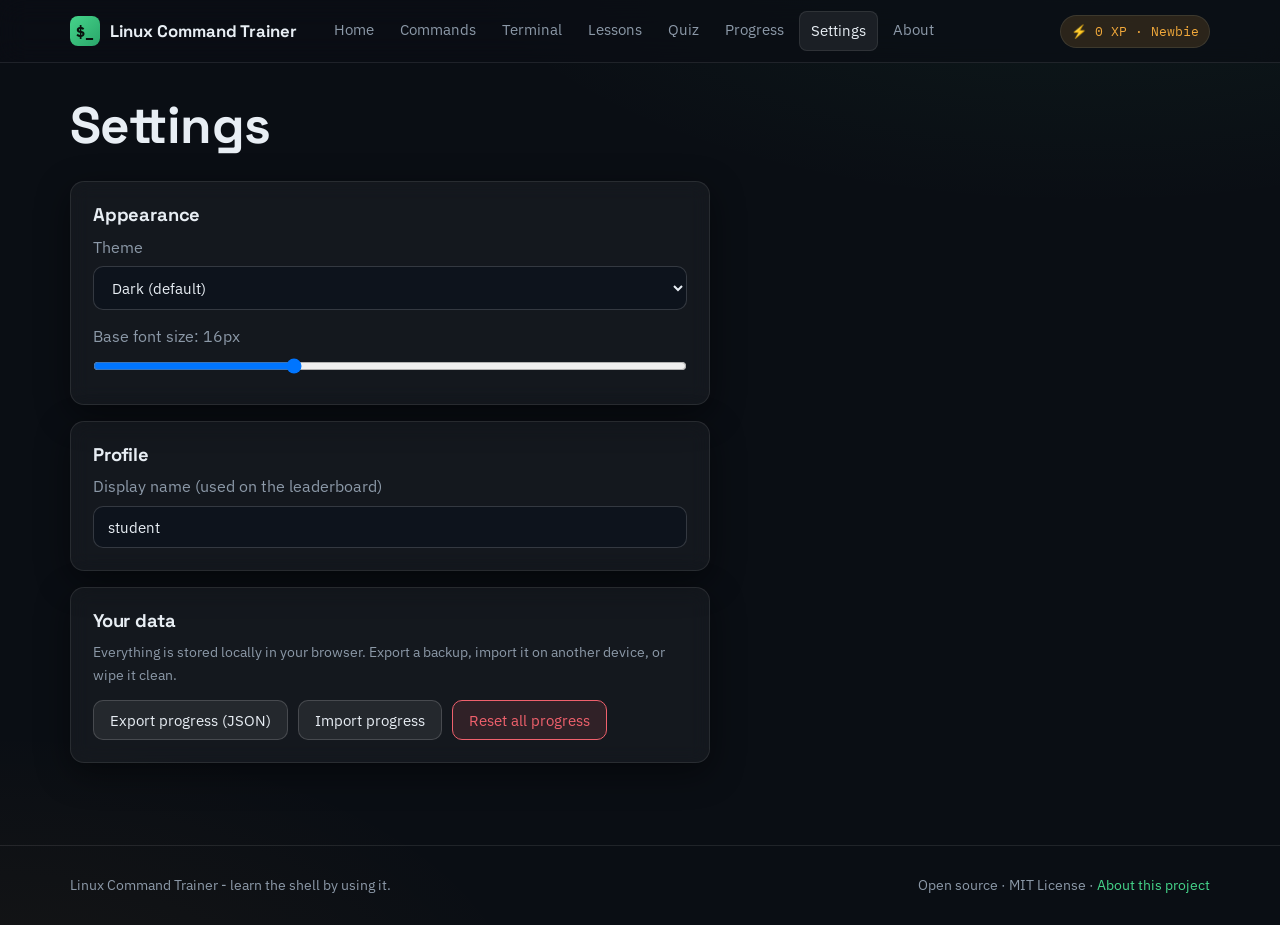
<file: settings.html>
<!doctype html>
<html lang="en" data-theme="dark">
<head>
  <meta charset="utf-8">
  <meta name="viewport" content="width=device-width, initial-scale=1">
  <title>Settings - Linux Command Trainer</title>
  <meta name="description" content="Theme, font size, username, notes, data export and reset.">
  <link rel="manifest" href="manifest.json">
  <link rel="icon" href="assets/icons/favicon.svg" type="image/svg+xml">
  <meta name="theme-color" content="#0a0e14">
  <link rel="preconnect" href="https://fonts.googleapis.com">
  <link rel="preconnect" href="https://fonts.gstatic.com" crossorigin>
  <link href="https://fonts.googleapis.com/css2?family=Space+Grotesk:wght@500;700&family=IBM+Plex+Sans:wght@400;500;600&family=IBM+Plex+Mono:wght@400;600&display=swap" rel="stylesheet">
  <link rel="stylesheet" href="css/style.css">
</head>
<body>
  <main class="container">
    <section class="section" style="padding-top:34px;max-width:640px">
      <h1>Settings</h1>
      <div class="card raised" style="margin-top:14px">
        <h3>Appearance</h3>
        <label class="muted" for="set-theme">Theme</label>
        <select class="input" id="set-theme" style="margin:6px 0 14px">
          <option value="dark">Dark (default)</option>
          <option value="light">Light</option>
        </select>
        <label class="muted" for="set-font">Base font size: <span id="font-val"></span>px</label>
        <input type="range" id="set-font" min="14" max="20" step="1" style="width:100%;margin:8px 0 4px">
      </div>
      <div class="card raised" style="margin-top:16px">
        <h3>Profile</h3>
        <label class="muted" for="set-name">Display name (used on the leaderboard)</label>
        <input class="input" id="set-name" style="margin-top:6px" maxlength="24">
      </div>
      <div class="card raised" style="margin-top:16px">
        <h3>Your data</h3>
        <p class="muted" style="font-size:.9rem">Everything is stored locally in your browser. Export a backup, import it on another device, or wipe it clean.</p>
        <div style="display:flex;gap:10px;flex-wrap:wrap">
          <button class="btn" id="export-data">Export progress (JSON)</button>
          <button class="btn" id="import-data">Import progress</button>
          <input type="file" id="import-file" accept="application/json" hidden>
          <button class="btn danger" id="reset-data">Reset all progress</button>
        </div>
      </div>
    </section>
  </main>
  <script type="module" src="js/settings.js"></script>
</body>
</html>
</file>
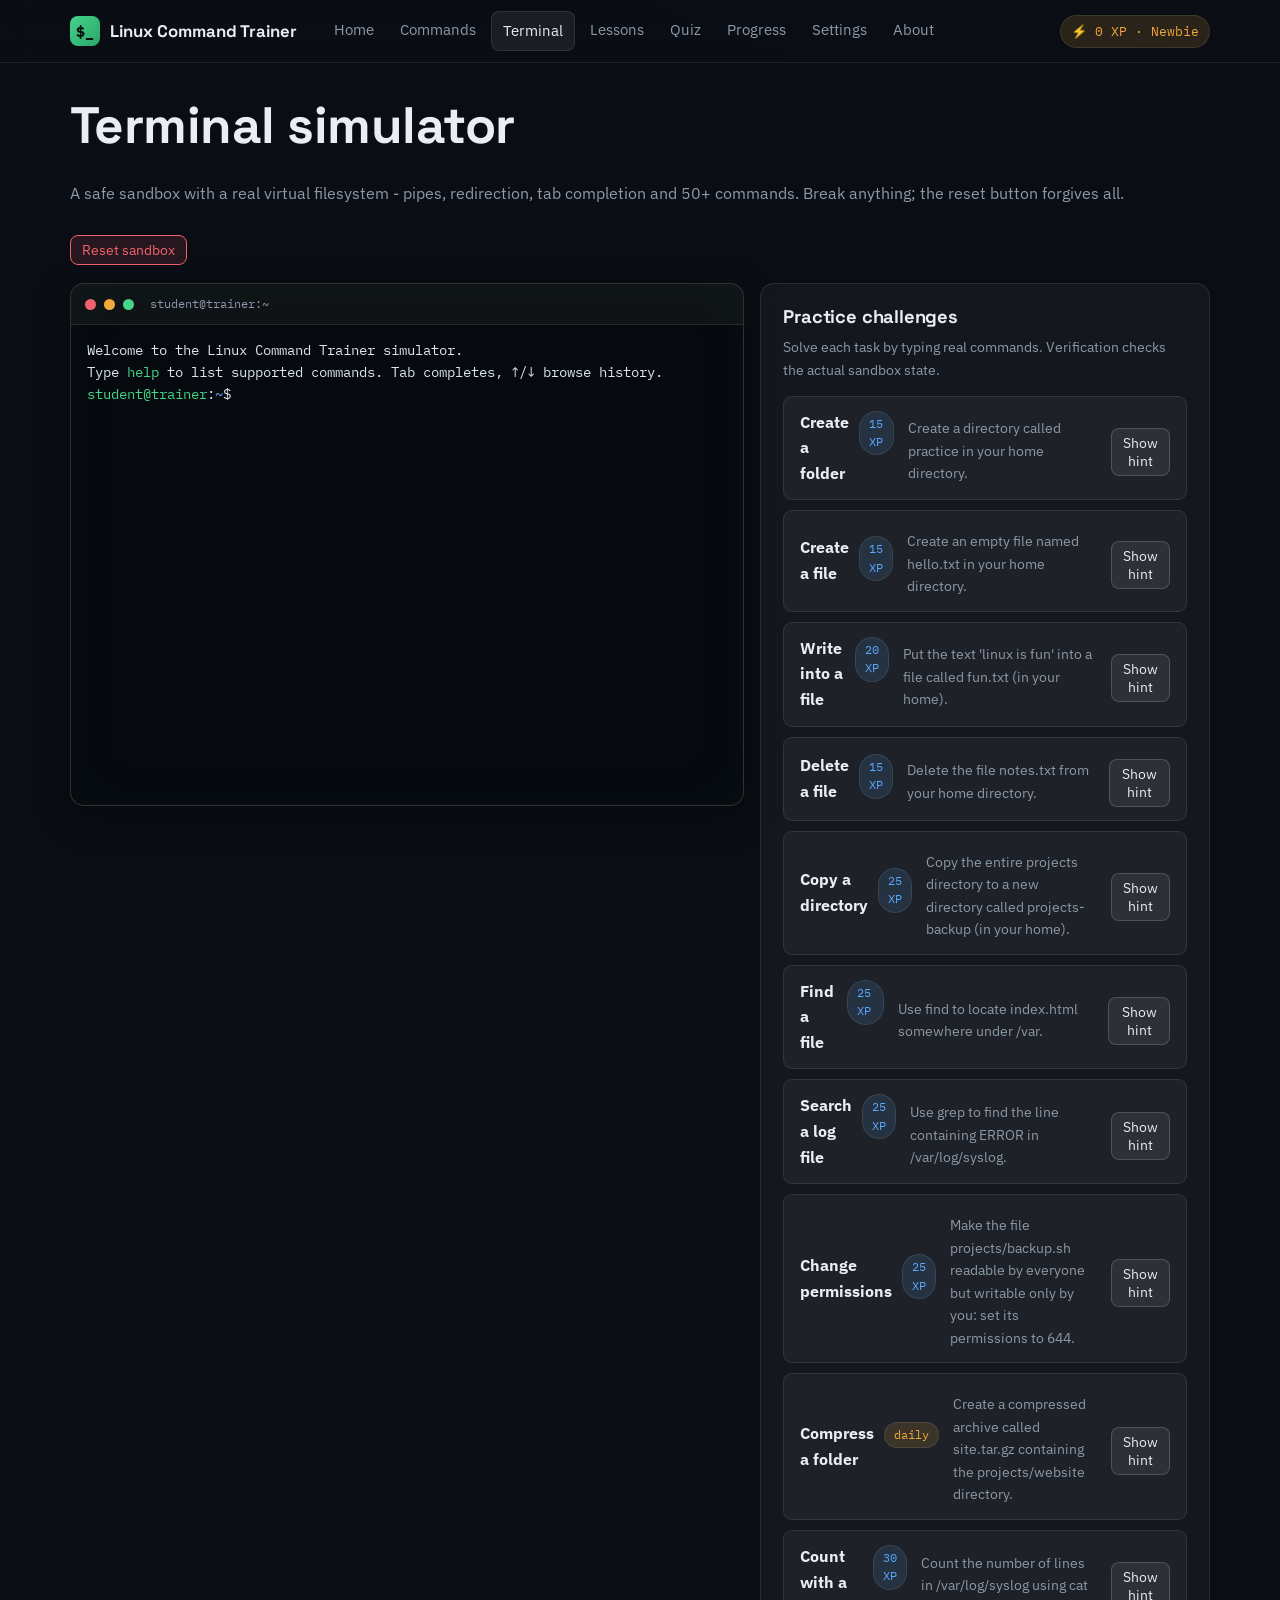
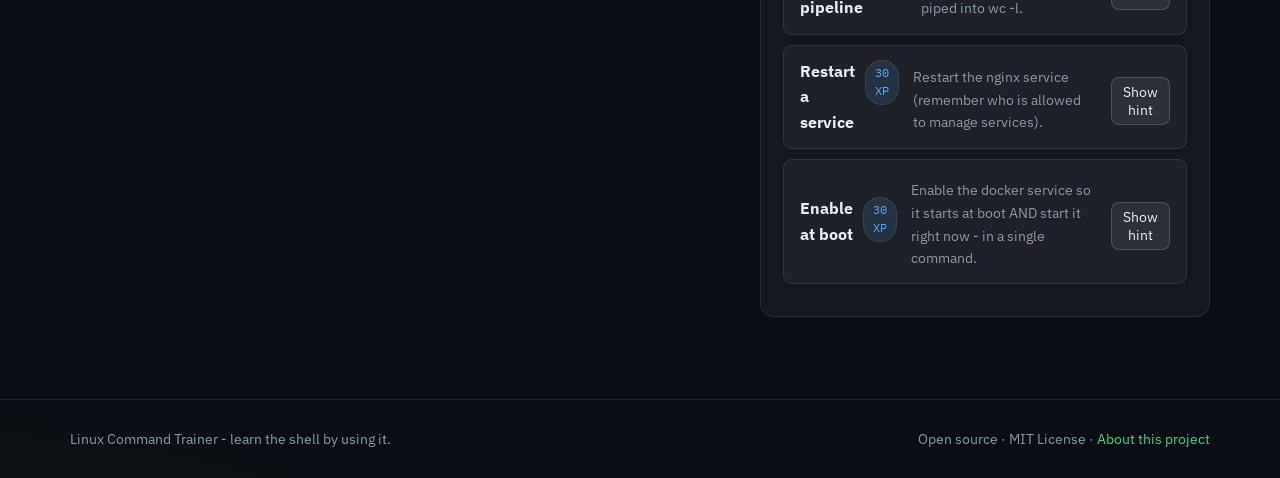
<file: simulator.html>
<!doctype html>
<html lang="en" data-theme="dark">
<head>
  <meta charset="utf-8">
  <meta name="viewport" content="width=device-width, initial-scale=1">
  <title>Terminal - Linux Command Trainer</title>
  <meta name="description" content="A realistic in-browser Linux terminal simulator with a virtual filesystem, pipes, tab completion and practice challenges.">
  <link rel="manifest" href="manifest.json">
  <link rel="icon" href="assets/icons/favicon.svg" type="image/svg+xml">
  <meta name="theme-color" content="#0a0e14">
  <link rel="preconnect" href="https://fonts.googleapis.com">
  <link rel="preconnect" href="https://fonts.gstatic.com" crossorigin>
  <link href="https://fonts.googleapis.com/css2?family=Space+Grotesk:wght@500;700&family=IBM+Plex+Sans:wght@400;500;600&family=IBM+Plex+Mono:wght@400;600&display=swap" rel="stylesheet">
  <link rel="stylesheet" href="css/style.css">
</head>
<body>
  <main class="container">
    <section class="section" style="padding-top:34px">
      <div class="section-head">
        <div>
          <h1>Terminal simulator</h1>
          <p class="muted">A safe sandbox with a real virtual filesystem - pipes, redirection, tab completion and 50+ commands. Break anything; the reset button forgives all.</p>
        </div>
        <button class="btn danger small" id="reset-term">Reset sandbox</button>
      </div>
      <div class="grid" style="grid-template-columns:1.5fr 1fr;align-items:start">
        <div class="terminal raised">
          <div class="terminal-bar"><span class="dot r"></span><span class="dot y"></span><span class="dot g"></span><span class="title">student@trainer:~</span></div>
          <div class="terminal-body tall" id="terminal"></div>
        </div>
        <aside>
          <div class="card">
            <h3>Practice challenges</h3>
            <p class="muted" style="font-size:.88rem">Solve each task by typing real commands. Verification checks the actual sandbox state.</p>
            <div id="challenge-list"></div>
          </div>
        </aside>
      </div>
    </section>
  </main>
  <script type="module" src="js/simulator.js"></script>
</body>
</html>
</file>
<file: css/style.css>
/* ==========================================================================
   Linux Command Trainer - style.css
   Design system: dark glass over deep navy, phosphor-green + amber accents
   (the two classic CRT phosphor colors). Type: Space Grotesk (display),
   IBM Plex Sans (body), IBM Plex Mono (terminal/code).
   ========================================================================== */

:root {
  --bg: #0a0e14;
  --bg-2: #0d131c;
  --glass: rgba(255, 255, 255, 0.045);
  --glass-strong: rgba(255, 255, 255, 0.07);
  --border: rgba(255, 255, 255, 0.09);
  --border-strong: rgba(255, 255, 255, 0.16);
  --text: #e8eef4;
  --muted: #8c99a8;
  --green: #45d48a;
  --green-dim: rgba(69, 212, 138, 0.14);
  --amber: #f2a93b;
  --amber-dim: rgba(242, 169, 59, 0.14);
  --red: #f0616d;
  --red-dim: rgba(240, 97, 109, 0.12);
  --blue: #5ca8ff;
  --blue-dim: rgba(92, 168, 255, 0.12);
  --radius: 14px;
  --radius-sm: 9px;
  --font-display: "Space Grotesk", sans-serif;
  --font-body: "IBM Plex Sans", system-ui, sans-serif;
  --font-mono: "IBM Plex Mono", ui-monospace, monospace;
  --shadow: 0 10px 34px rgba(0, 0, 0, 0.45);
  --maxw: 1180px;
}

[data-theme="light"] {
  --bg: #f2f4f7;
  --bg-2: #e9edf2;
  --glass: rgba(255, 255, 255, 0.65);
  --glass-strong: rgba(255, 255, 255, 0.85);
  --border: rgba(15, 30, 45, 0.10);
  --border-strong: rgba(15, 30, 45, 0.2);
  --text: #16212e;
  --muted: #5a6a7a;
  --green: #0e9f5d;
  --green-dim: rgba(14, 159, 93, 0.12);
  --amber: #b97708;
  --amber-dim: rgba(185, 119, 8, 0.12);
  --red: #cf3d49;
  --blue: #1f6fd6;
  --shadow: 0 10px 30px rgba(20, 40, 60, 0.12);
}

* { box-sizing: border-box; }
html { scroll-behavior: smooth; }
@media (prefers-reduced-motion: reduce) {
  html { scroll-behavior: auto; }
  *, *::before, *::after { animation: none !important; transition: none !important; }
}

body {
  margin: 0;
  background:
    radial-gradient(1100px 500px at 85% -10%, rgba(69, 212, 138, 0.07), transparent 60%),
    radial-gradient(900px 480px at 0% 110%, rgba(242, 169, 59, 0.05), transparent 60%),
    var(--bg);
  color: var(--text);
  font-family: var(--font-body);
  font-size: 16px;
  line-height: 1.6;
  min-height: 100vh;
}

h1, h2, h3, h4 { font-family: var(--font-display); line-height: 1.15; margin: 0 0 0.5em; letter-spacing: -0.01em; }
h1 { font-size: clamp(2rem, 4.5vw, 3.2rem); }
h2 { font-size: clamp(1.4rem, 2.6vw, 1.9rem); }
h3 { font-size: 1.15rem; }
p { margin: 0 0 1em; }
a { color: var(--green); text-decoration: none; }
a:hover { text-decoration: underline; }
code, kbd, pre, .mono { font-family: var(--font-mono); }
code { background: var(--glass-strong); border: 1px solid var(--border); border-radius: 5px; padding: 0.08em 0.35em; font-size: 0.92em; }
kbd { background: var(--glass-strong); border: 1px solid var(--border-strong); border-bottom-width: 2px; border-radius: 5px; padding: 0.05em 0.4em; font-size: 0.85em; }

:focus-visible { outline: 2px solid var(--amber); outline-offset: 2px; border-radius: 4px; }

.container { max-width: var(--maxw); margin: 0 auto; padding: 0 20px; }

/* ---------- Header / nav ---------- */
.site-header {
  position: sticky; top: 0; z-index: 50;
  backdrop-filter: blur(14px);
  -webkit-backdrop-filter: blur(14px);
  background: rgba(10, 14, 20, 0.7);
  border-bottom: 1px solid var(--border);
}
[data-theme="light"] .site-header { background: rgba(242, 244, 247, 0.75); }
.nav { display: flex; align-items: center; gap: 18px; height: 62px; }
.brand { display: flex; align-items: center; gap: 10px; font-family: var(--font-display); font-weight: 700; font-size: 1.05rem; color: var(--text); }
.brand:hover { text-decoration: none; }
.brand .logo-dot { width: 30px; height: 30px; border-radius: 8px; background: linear-gradient(135deg, var(--green), #2aa66a); display: grid; place-items: center; color: #08110c; font-family: var(--font-mono); font-weight: 700; font-size: 0.95rem; }
.nav-links { display: flex; gap: 4px; margin-left: 8px; flex-wrap: wrap; }
.nav-links a { color: var(--muted); padding: 7px 11px; border-radius: 8px; font-size: 0.93rem; }
.nav-links a:hover { color: var(--text); background: var(--glass); text-decoration: none; }
.nav-links a.active { color: var(--text); background: var(--glass-strong); border: 1px solid var(--border); }
.nav-spacer { flex: 1; }
.nav-xp { font-family: var(--font-mono); font-size: 0.82rem; color: var(--amber); background: var(--amber-dim); border: 1px solid var(--border); padding: 5px 10px; border-radius: 999px; white-space: nowrap; }
.nav-toggle { display: none; background: var(--glass); border: 1px solid var(--border); color: var(--text); border-radius: 8px; padding: 6px 10px; cursor: pointer; }

@media (max-width: 860px) {
  .nav-toggle { display: block; }
  .nav-links { display: none; position: absolute; top: 62px; left: 0; right: 0; flex-direction: column; background: var(--bg-2); border-bottom: 1px solid var(--border); padding: 10px 16px 16px; }
  .nav-links.open { display: flex; }
}

/* ---------- Cards & glass ---------- */
.card {
  background: var(--glass);
  border: 1px solid var(--border);
  border-radius: var(--radius);
  padding: 22px;
  backdrop-filter: blur(10px);
  -webkit-backdrop-filter: blur(10px);
}
.card.raised { box-shadow: var(--shadow); }
.card h3 { margin-top: 0; }
.grid { display: grid; gap: 16px; }
.grid.cols-2 { grid-template-columns: repeat(2, 1fr); }
.grid.cols-3 { grid-template-columns: repeat(3, 1fr); }
.grid.cols-4 { grid-template-columns: repeat(4, 1fr); }
@media (max-width: 900px) { .grid.cols-3, .grid.cols-4 { grid-template-columns: repeat(2, 1fr); } }
@media (max-width: 600px) { .grid.cols-2, .grid.cols-3, .grid.cols-4 { grid-template-columns: 1fr; } }

.section { padding: 42px 0; }
.section-head { display: flex; align-items: baseline; justify-content: space-between; gap: 12px; margin-bottom: 18px; flex-wrap: wrap; }
.eyebrow { font-family: var(--font-mono); font-size: 0.75rem; letter-spacing: 0.14em; text-transform: uppercase; color: var(--green); margin-bottom: 8px; }

/* ---------- Buttons, badges, chips ---------- */
.btn {
  display: inline-flex; align-items: center; gap: 8px;
  background: var(--glass-strong); color: var(--text);
  border: 1px solid var(--border-strong); border-radius: 10px;
  padding: 9px 16px; font-family: var(--font-body); font-size: 0.95rem;
  cursor: pointer; transition: transform 0.12s ease, background 0.12s ease;
}
.btn:hover { background: var(--glass); text-decoration: none; transform: translateY(-1px); }
.btn.primary { background: var(--green); color: #08110c; border-color: transparent; font-weight: 600; }
.btn.primary:hover { background: #5fe0a0; }
.btn.amber { background: var(--amber); color: #171003; border-color: transparent; font-weight: 600; }
.btn.danger { background: var(--red-dim); color: var(--red); border-color: var(--red); }
.btn.small { padding: 5px 11px; font-size: 0.85rem; border-radius: 8px; }
.btn:disabled { opacity: 0.5; cursor: not-allowed; }

.badge { display: inline-block; font-family: var(--font-mono); font-size: 0.72rem; padding: 3px 9px; border-radius: 999px; border: 1px solid var(--border); background: var(--glass); color: var(--muted); }
.badge.green { color: var(--green); background: var(--green-dim); }
.badge.amber { color: var(--amber); background: var(--amber-dim); }
.badge.red { color: var(--red); background: var(--red-dim); }
.badge.blue { color: var(--blue); background: var(--blue-dim); }

.chip { display: inline-flex; align-items: center; gap: 6px; padding: 6px 12px; border-radius: 999px; border: 1px solid var(--border); background: var(--glass); color: var(--muted); font-size: 0.85rem; cursor: pointer; }
.chip:hover, .chip.active { color: var(--text); border-color: var(--green); background: var(--green-dim); text-decoration: none; }

/* ---------- Inputs ---------- */
.input, select.input, textarea.input {
  width: 100%; background: var(--bg-2); color: var(--text);
  border: 1px solid var(--border-strong); border-radius: 10px;
  padding: 10px 14px; font-family: var(--font-body); font-size: 0.95rem;
}
.input:focus { border-color: var(--green); outline: none; }
textarea.input { font-family: var(--font-mono); font-size: 0.88rem; min-height: 110px; resize: vertical; }
.search-row { display: flex; gap: 10px; flex-wrap: wrap; }
.search-row .input { flex: 1; min-width: 220px; }

/* ---------- Hero ---------- */
.hero { padding: 64px 0 40px; display: grid; grid-template-columns: 1.05fr 1fr; gap: 36px; align-items: center; }
@media (max-width: 940px) { .hero { grid-template-columns: 1fr; } }
.hero .lede { color: var(--muted); font-size: 1.08rem; max-width: 52ch; }
.hero-actions { display: flex; gap: 12px; flex-wrap: wrap; margin-top: 20px; }
.hero-stats { display: flex; gap: 26px; margin-top: 26px; flex-wrap: wrap; }
.hero-stats .stat b { display: block; font-family: var(--font-mono); font-size: 1.35rem; color: var(--green); }
.hero-stats .stat span { color: var(--muted); font-size: 0.85rem; }

/* ---------- Terminal ---------- */
.terminal {
  background: #06090e;
  border: 1px solid var(--border-strong);
  border-radius: var(--radius);
  box-shadow: var(--shadow), inset 0 0 60px rgba(69, 212, 138, 0.03);
  overflow: hidden;
  font-family: var(--font-mono);
  font-size: 0.86rem;
}
[data-theme="light"] .terminal { background: #0b1016; color: #e8eef4; }
.terminal-bar { display: flex; align-items: center; gap: 8px; padding: 10px 14px; background: rgba(255, 255, 255, 0.04); border-bottom: 1px solid var(--border); }
.terminal-bar .dot { width: 11px; height: 11px; border-radius: 50%; }
.dot.r { background: #f0616d; } .dot.y { background: #f2a93b; } .dot.g { background: #45d48a; }
.terminal-bar .title { margin-left: 8px; color: #8c99a8; font-size: 0.78rem; }
.terminal-body { padding: 14px 16px; height: 340px; overflow-y: auto; white-space: pre-wrap; word-break: break-word; color: #dbe6ef; }
.terminal-body.tall { height: 480px; }
.terminal-body .prompt { color: #45d48a; }
.terminal-body .path { color: #5ca8ff; }
.terminal-body .err { color: #f0616d; }
.terminal-body .dim { color: #71808f; }
.terminal-body .dir { color: #5ca8ff; font-weight: 600; }
.terminal-body .exec { color: #45d48a; }
.terminal-input-row { display: flex; align-items: baseline; gap: 0; }
.terminal-input {
  flex: 1; background: transparent; border: none; color: #dbe6ef;
  font-family: var(--font-mono); font-size: 0.86rem; caret-color: #45d48a;
}
.terminal-input:focus { outline: none; }

/* ---------- Command list & detail ---------- */
.cmd-card { display: block; color: var(--text); transition: transform 0.12s ease, border-color 0.12s ease; }
.cmd-card:hover { text-decoration: none; transform: translateY(-2px); border-color: var(--green); }
.cmd-card .name { font-family: var(--font-mono); font-weight: 600; color: var(--green); font-size: 1.02rem; }
.cmd-card p { color: var(--muted); font-size: 0.9rem; margin: 8px 0 10px; }
.cmd-meta { display: flex; gap: 8px; flex-wrap: wrap; }

.code-block { position: relative; background: #06090e; border: 1px solid var(--border-strong); border-radius: var(--radius-sm); padding: 14px 16px; font-family: var(--font-mono); font-size: 0.86rem; color: #dbe6ef; overflow-x: auto; white-space: pre-wrap; margin: 10px 0; }
.code-block .out { color: #8c99a8; display: block; }
.copy-btn { position: absolute; top: 8px; right: 8px; background: var(--glass-strong); border: 1px solid var(--border); color: var(--muted); font-size: 0.72rem; border-radius: 6px; padding: 3px 9px; cursor: pointer; font-family: var(--font-mono); }
.copy-btn:hover { color: var(--text); }

.param-table { width: 100%; border-collapse: collapse; font-size: 0.9rem; margin: 8px 0; }
.param-table th, .param-table td { text-align: left; padding: 9px 12px; border-bottom: 1px solid var(--border); vertical-align: top; }
.param-table th { color: var(--muted); font-family: var(--font-mono); font-size: 0.75rem; text-transform: uppercase; letter-spacing: 0.08em; }
.param-table td:first-child { font-family: var(--font-mono); color: var(--amber); white-space: nowrap; }

.callout { border-left: 3px solid var(--amber); background: var(--amber-dim); border-radius: 0 var(--radius-sm) var(--radius-sm) 0; padding: 12px 16px; margin: 12px 0; font-size: 0.93rem; }
.callout.green { border-color: var(--green); background: var(--green-dim); }
.callout.red { border-color: var(--red); background: var(--red-dim); }

/* ---------- Quiz ---------- */
.quiz-option { display: block; width: 100%; text-align: left; margin-bottom: 10px; background: var(--glass); border: 1px solid var(--border-strong); color: var(--text); border-radius: 10px; padding: 12px 16px; cursor: pointer; font-size: 0.96rem; font-family: var(--font-body); transition: border-color 0.1s; }
.quiz-option:hover { border-color: var(--green); }
.quiz-option.correct { border-color: var(--green); background: var(--green-dim); }
.quiz-option.wrong { border-color: var(--red); background: var(--red-dim); }
.quiz-option:disabled { cursor: default; opacity: 0.85; }
.quiz-progress { height: 7px; border-radius: 999px; background: var(--glass-strong); overflow: hidden; margin: 12px 0 20px; }
.quiz-progress > div { height: 100%; background: linear-gradient(90deg, var(--green), var(--amber)); border-radius: 999px; transition: width 0.25s ease; }

/* ---------- Progress bars, charts ---------- */
.bar { height: 9px; border-radius: 999px; background: var(--glass-strong); overflow: hidden; }
.bar > div { height: 100%; background: var(--green); border-radius: 999px; }
.bar.amber > div { background: var(--amber); }
.stat-big { font-family: var(--font-mono); font-size: 1.7rem; color: var(--green); }
.chart { width: 100%; height: 180px; }

.achievement { display: flex; gap: 12px; align-items: center; opacity: 0.45; }
.achievement.earned { opacity: 1; }
.achievement .medal { width: 42px; height: 42px; flex: 0 0 42px; border-radius: 11px; display: grid; place-items: center; font-size: 1.2rem; background: var(--glass-strong); border: 1px solid var(--border); }
.achievement.earned .medal { background: var(--amber-dim); border-color: var(--amber); }
.achievement b { display: block; font-size: 0.95rem; }
.achievement span { color: var(--muted); font-size: 0.82rem; }

/* ---------- Lessons ---------- */
.lesson-item { display: flex; align-items: center; gap: 14px; padding: 13px 16px; border: 1px solid var(--border); border-radius: var(--radius-sm); margin-bottom: 10px; background: var(--glass); color: var(--text); }
.lesson-item:hover { border-color: var(--green); text-decoration: none; }
.lesson-item .num { font-family: var(--font-mono); color: var(--muted); font-size: 0.8rem; width: 26px; }
.lesson-item .check { margin-left: auto; color: var(--green); font-weight: 700; }
.lesson-body h2 { margin-top: 1.4em; }
.lesson-body h2:first-child { margin-top: 0; }

/* ---------- Toast / misc ---------- */
#toast-root { position: fixed; bottom: 22px; right: 22px; z-index: 200; display: flex; flex-direction: column; gap: 8px; }
.toast { background: var(--bg-2); border: 1px solid var(--green); color: var(--text); border-radius: 10px; padding: 11px 16px; box-shadow: var(--shadow); font-size: 0.92rem; animation: toast-in 0.25s ease; }
@keyframes toast-in { from { transform: translateY(8px); opacity: 0; } to { transform: none; opacity: 1; } }

.site-footer { border-top: 1px solid var(--border); padding: 28px 0; margin-top: 40px; color: var(--muted); font-size: 0.88rem; }
.site-footer .container { display: flex; justify-content: space-between; gap: 14px; flex-wrap: wrap; }

.fade-in { animation: fade-in 0.4s ease; }
@keyframes fade-in { from { opacity: 0; transform: translateY(6px); } to { opacity: 1; transform: none; } }

.hidden { display: none !important; }
.muted { color: var(--muted); }
.tag-row { display: flex; gap: 8px; flex-wrap: wrap; margin: 10px 0; }
hr.rule { border: none; border-top: 1px solid var(--border); margin: 22px 0; }

/* ---------- Flashcards ---------- */
.flashcard { perspective: 900px; cursor: pointer; height: 220px; }
.flashcard .inner { position: relative; width: 100%; height: 100%; transition: transform 0.5s; transform-style: preserve-3d; }
.flashcard.flipped .inner { transform: rotateY(180deg); }
.flashcard .face { position: absolute; inset: 0; backface-visibility: hidden; display: grid; place-items: center; padding: 20px; text-align: center; background: var(--glass-strong); border: 1px solid var(--border-strong); border-radius: var(--radius); }
.flashcard .face.back { transform: rotateY(180deg); }

/* ---------- Print (cheat sheets) ---------- */
@media print {
  .site-header, .site-footer, .no-print, #toast-root { display: none !important; }
  body { background: #fff; color: #000; }
  .card { border: 1px solid #ccc; background: #fff; }
}
</file>
